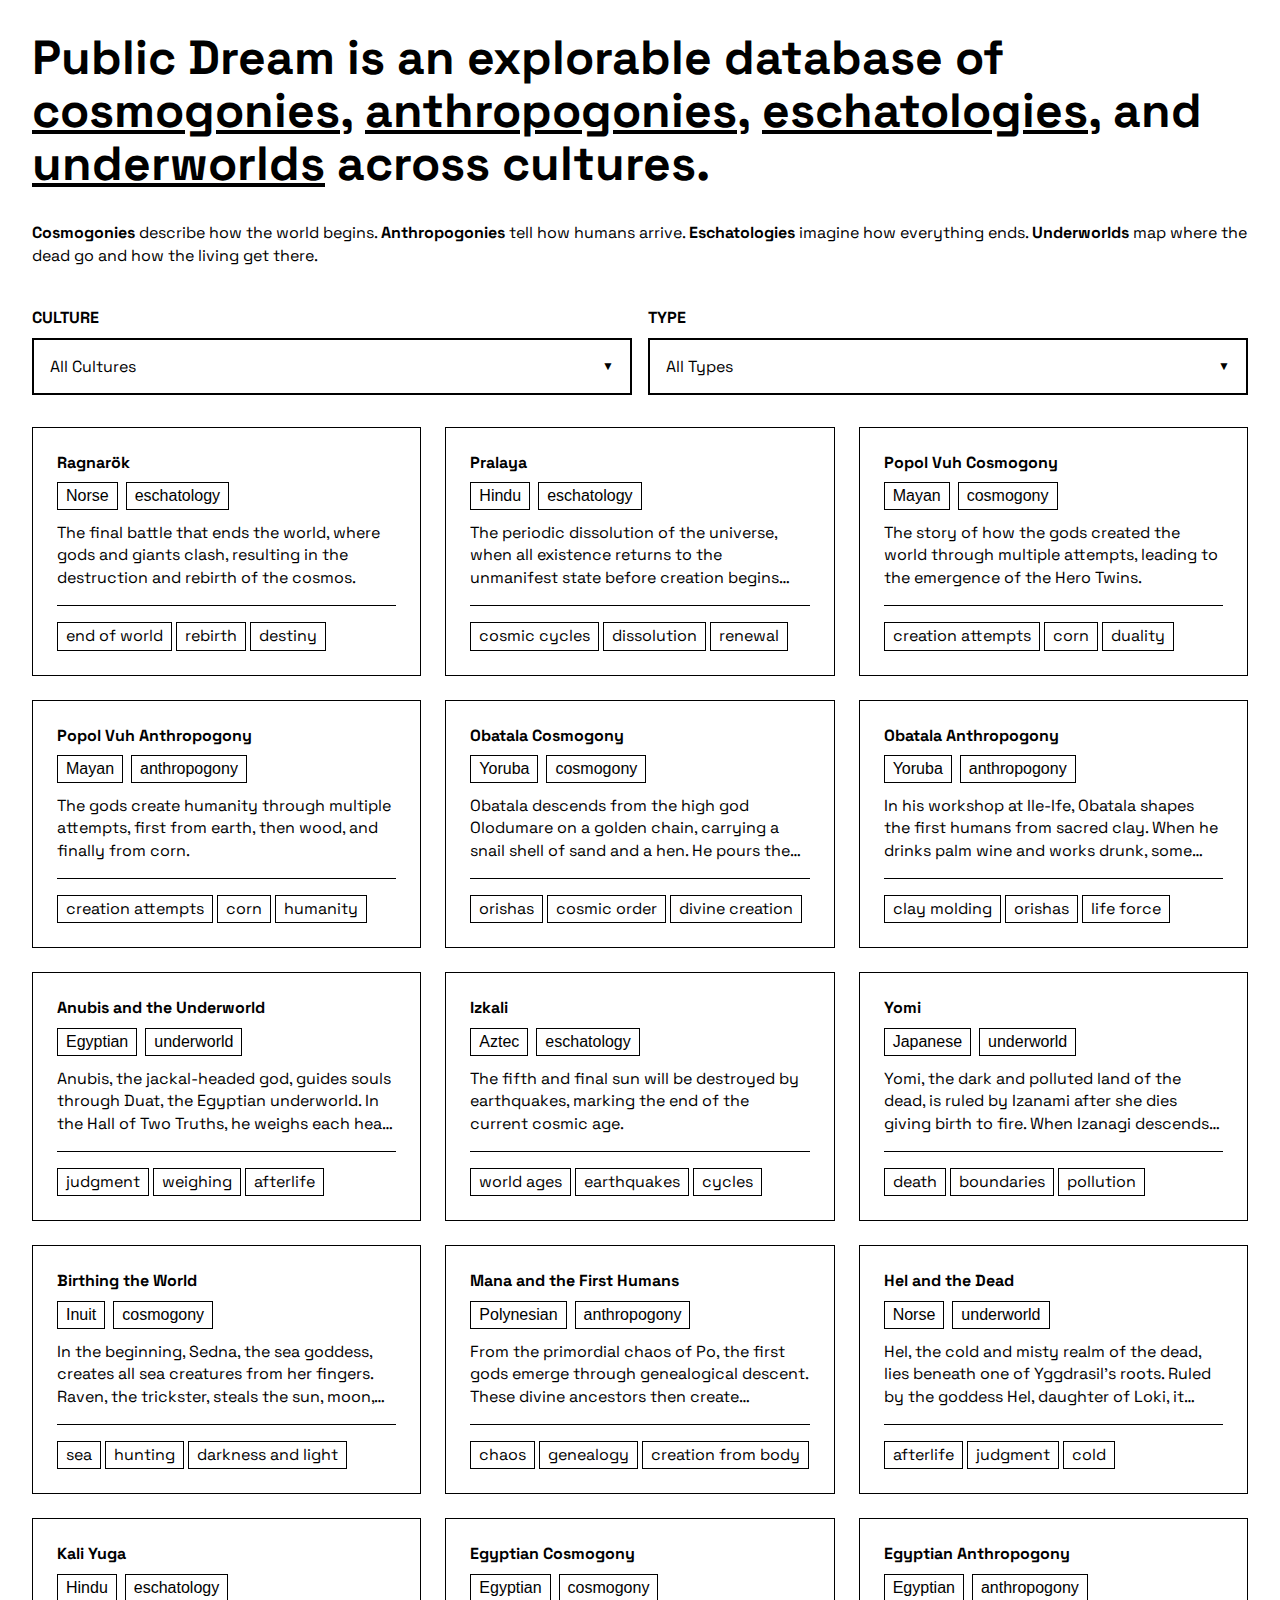
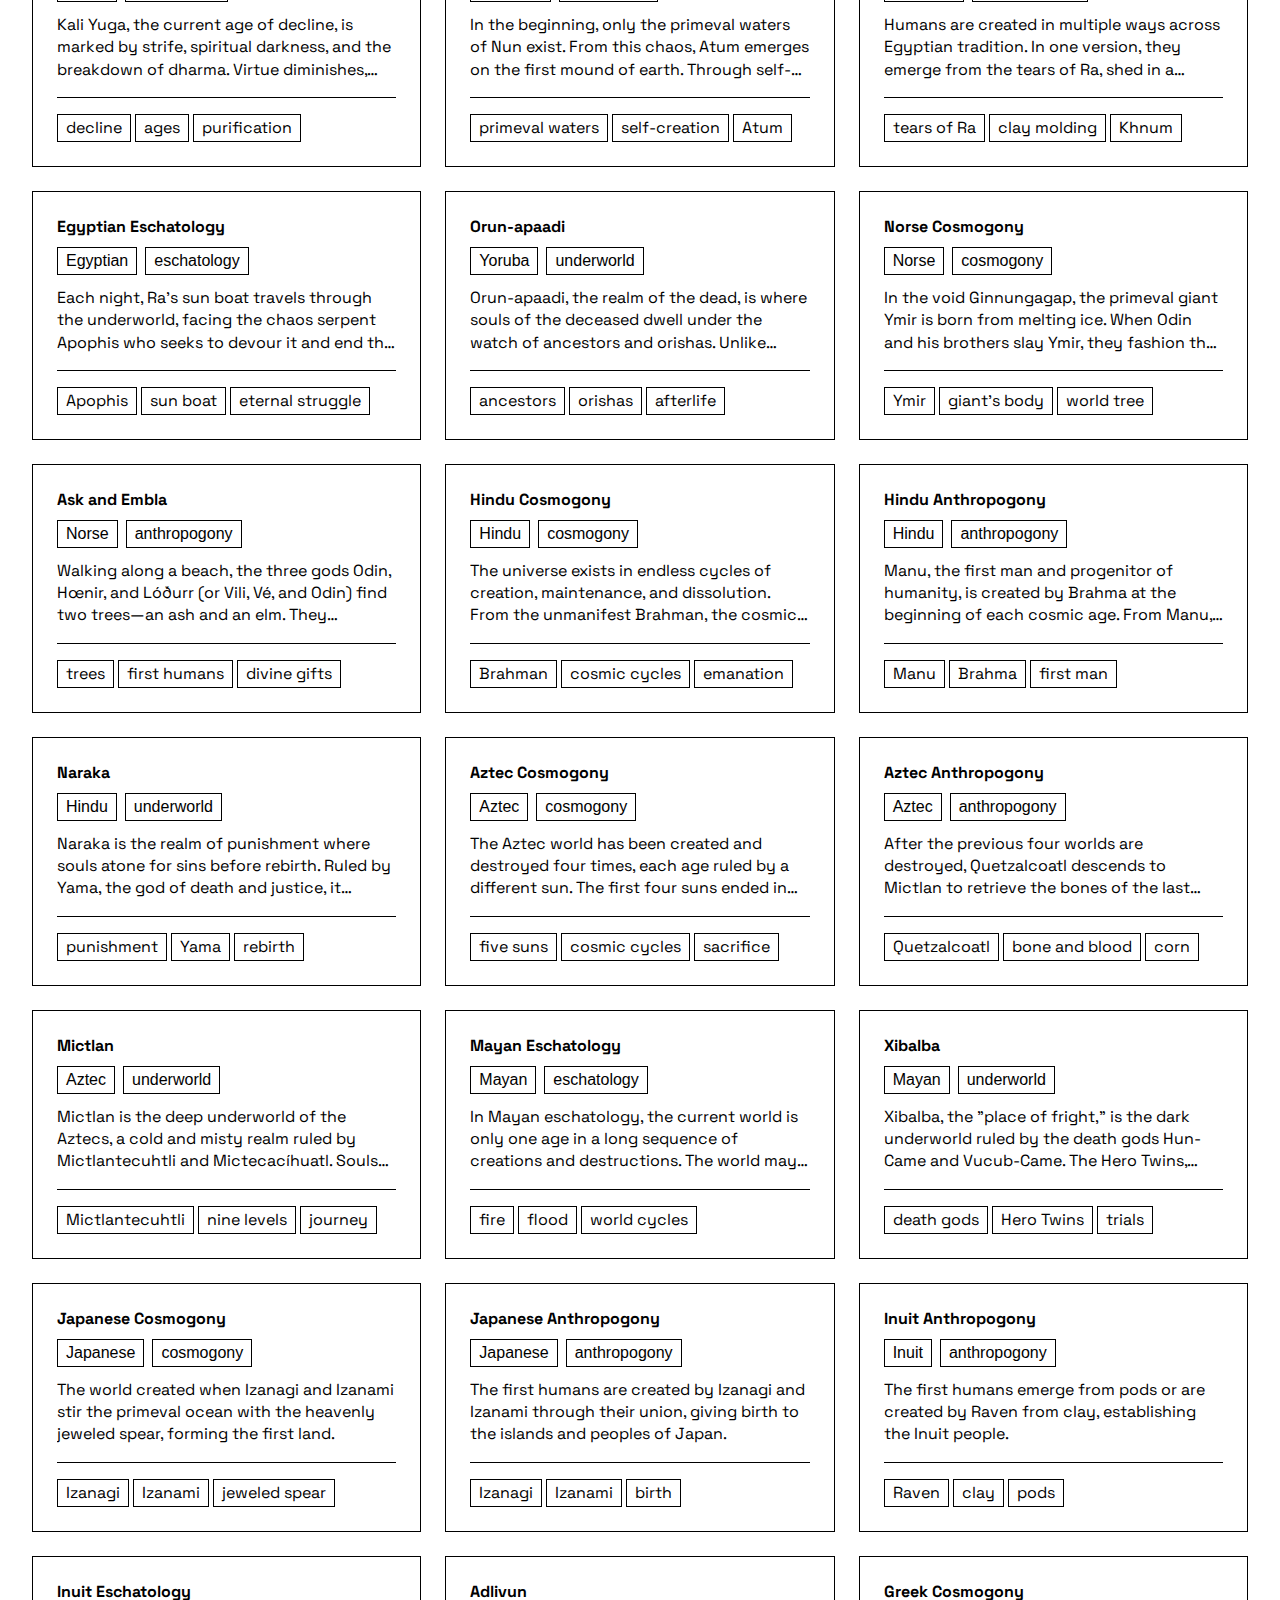
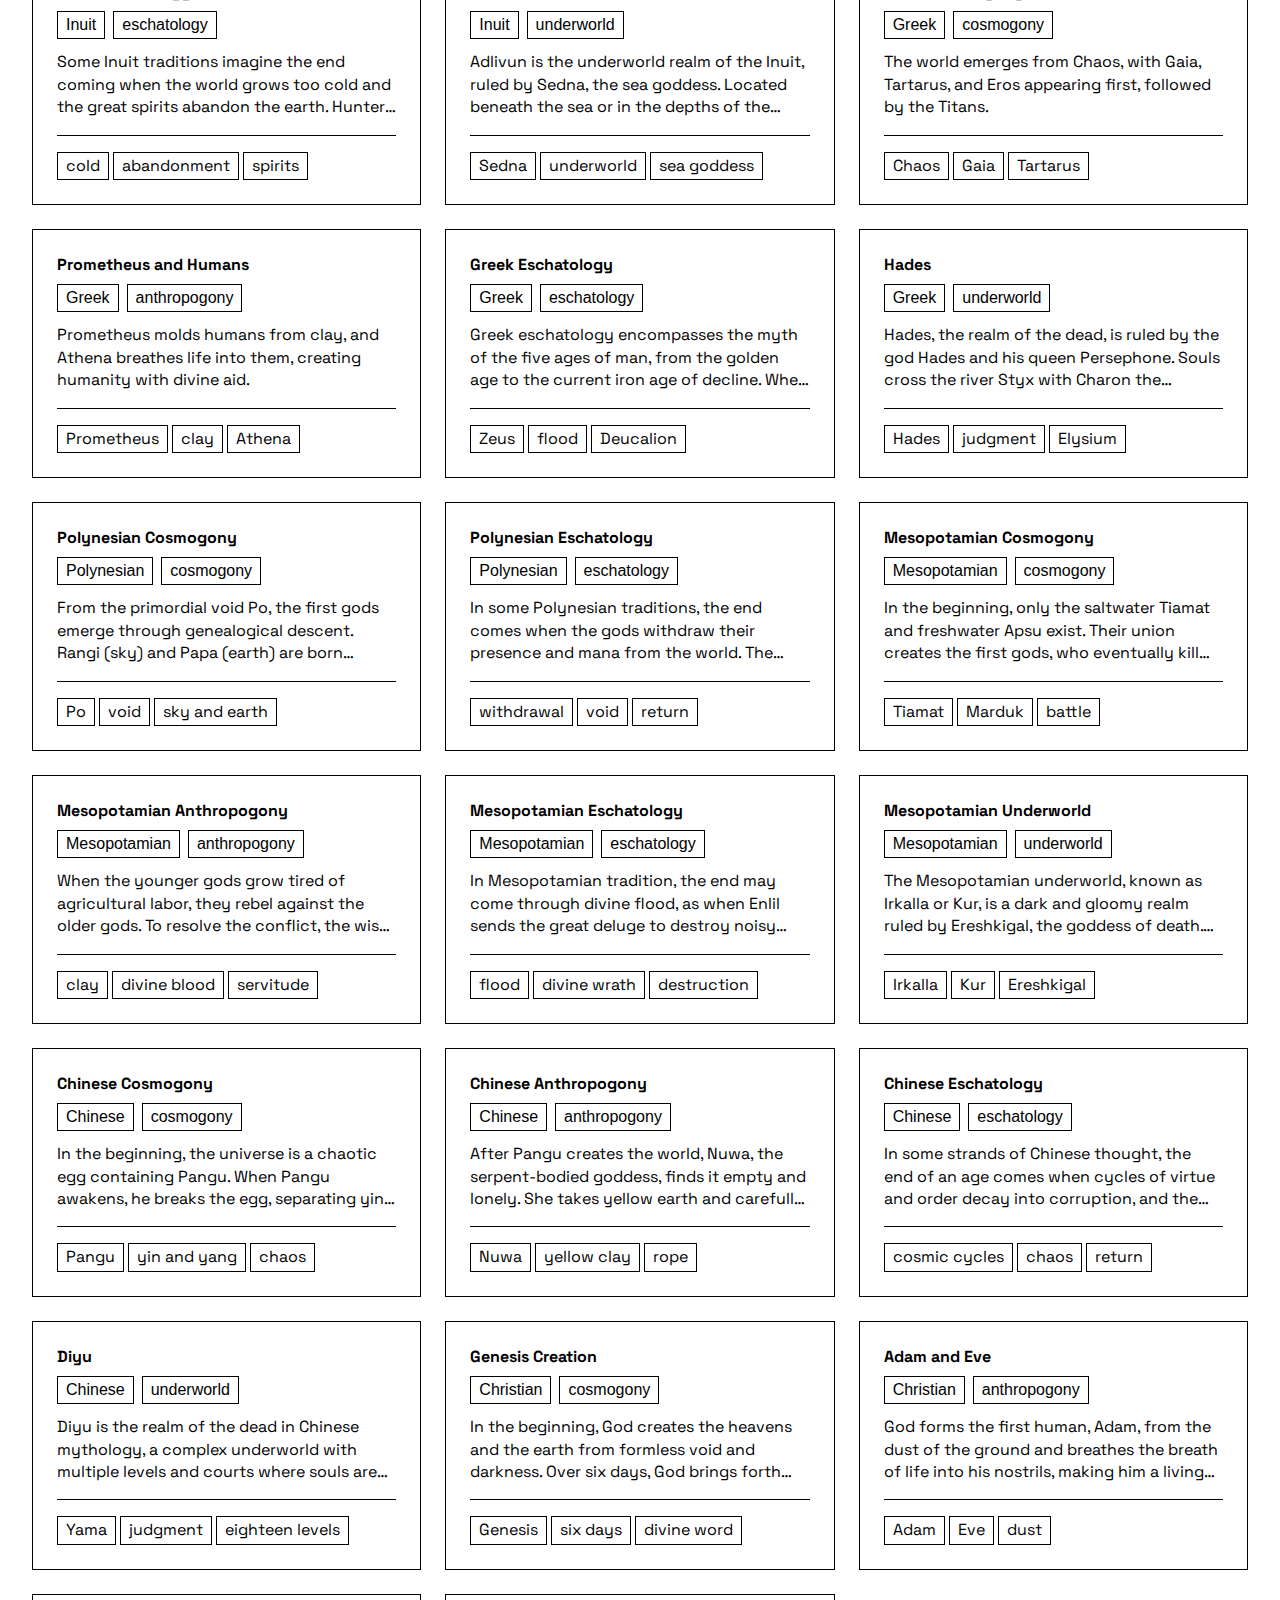
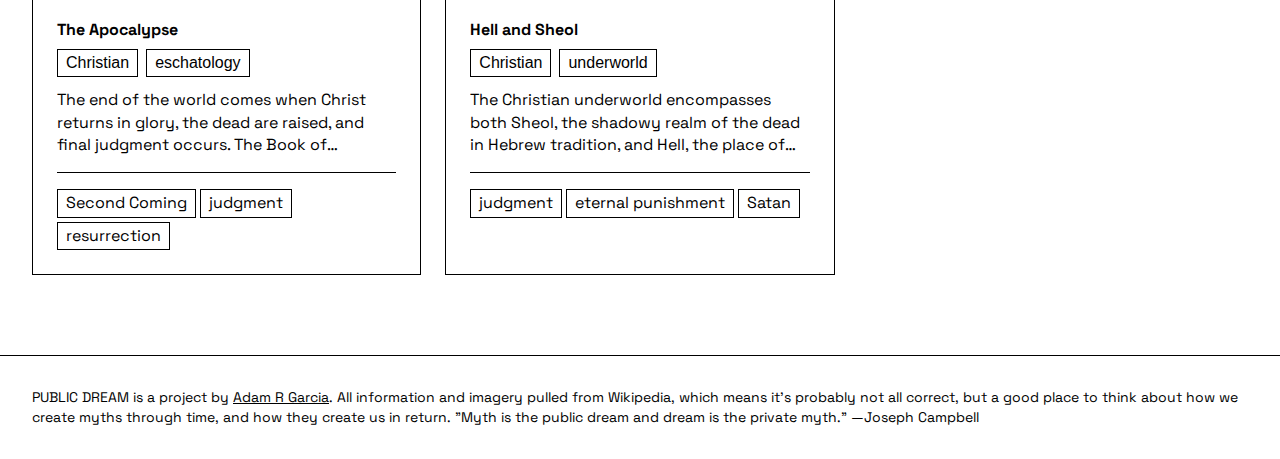
<file: index.html>
<!DOCTYPE html>
<html lang="en">
<head>
  <meta charset="UTF-8">
  <meta name="viewport" content="width=device-width, initial-scale=1.0">
  <title>MYTHS ARE THE PUBLIC DREAM.</title>
  <meta http-equiv="refresh" content="0; url=myths.html">
  <link rel="stylesheet" href="styles.css">
  <script>
    // Scrolling title text
    const titleText = "MYTHS ARE THE PUBLIC DREAM. ";
    let titleIndex = 0;
    function scrollTitle() {
      document.title = titleText.substring(titleIndex) + titleText.substring(0, titleIndex);
      titleIndex = (titleIndex + 1) % titleText.length;
    }
    setInterval(scrollTitle, 200);
    window.location.href = 'myths.html';
  </script>
</head>
<body>

  <footer class="site-footer">
    <p>
      PUBLIC DREAM is a project by
      <a href="https://adamrgarcia.studio" target="_blank" rel="noopener noreferrer" class="body-link">Adam R Garcia</a>.
      All information and imagery pulled from Wikipedia, which means it's probably not all correct, but a good place to think
      about how we create myths through time, and how they create us in return. "Myth is the public dream and dream is the private myth." —Joseph Campbell
    </p>
  </footer>
</body>
</html>
</file>
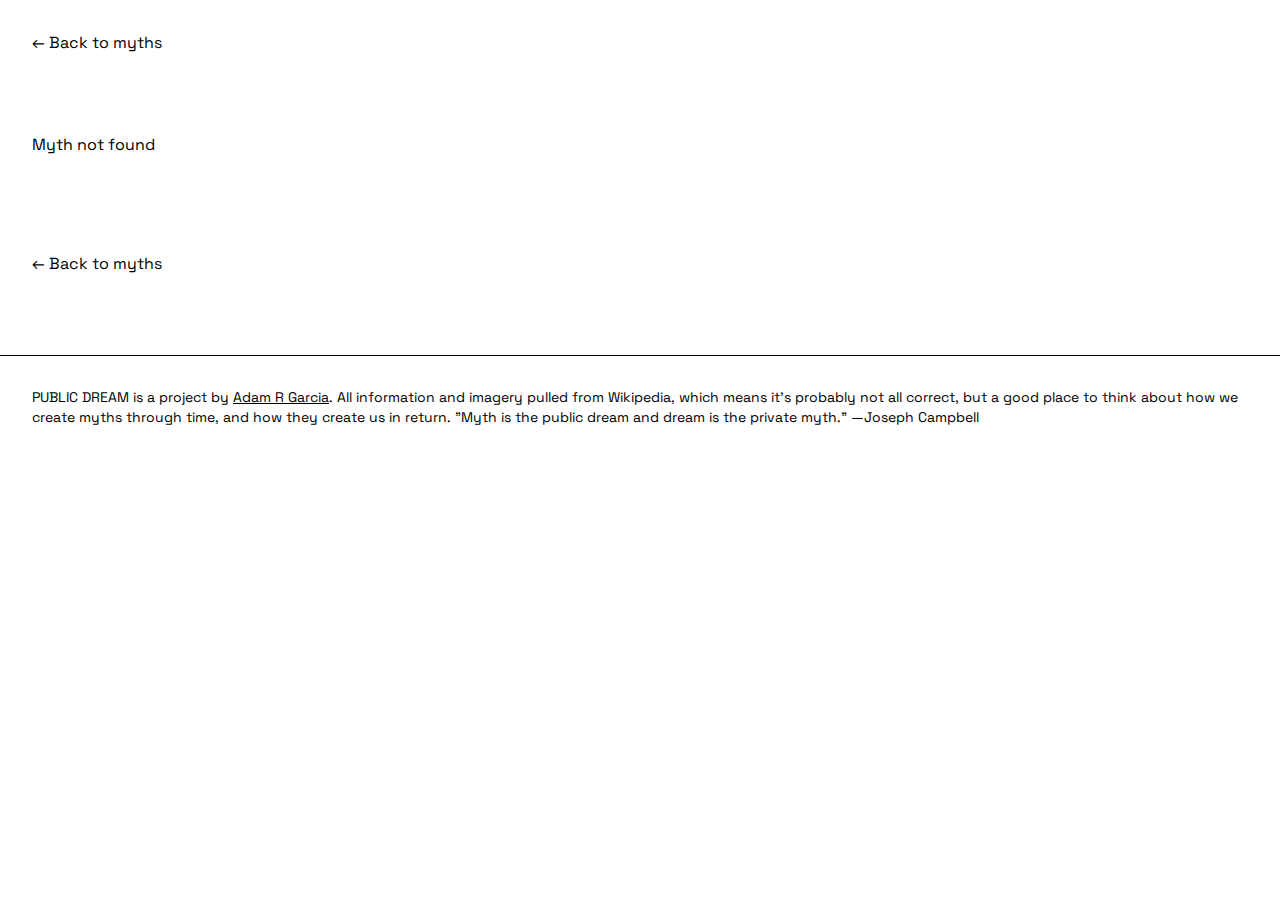
<file: detail.html>
<!DOCTYPE html>
<html lang="en">
<head>
  <meta charset="UTF-8">
  <meta name="viewport" content="width=device-width, initial-scale=1.0">
  <title>MYTHS ARE THE PUBLIC DREAM.</title>
  <link rel="stylesheet" href="styles.css">
  <script>
    // Scrolling title text
    const titleText = "MYTHS ARE THE PUBLIC DREAM. ";
    let titleIndex = 0;
    function scrollTitle() {
      document.title = titleText.substring(titleIndex) + titleText.substring(0, titleIndex);
      titleIndex = (titleIndex + 1) % titleText.length;
    }
    setInterval(scrollTitle, 200);
  </script>
</head>
<body>
  <main class="container">
    <a href="myths.html" class="back-link">← Back to myths</a>

    <article class="detail-article" id="mythDetail">
      <div class="loading">Loading...</div>
    </article>

    <a href="myths.html" class="back-link">← Back to myths</a>
  </main>

  <footer class="site-footer">
    <p>
      PUBLIC DREAM is a project by
      <a href="https://adamrgarcia.studio" target="_blank" rel="noopener noreferrer" class="body-link">Adam R Garcia</a>.
      All information and imagery pulled from Wikipedia, which means it's probably not all correct, but a good place to think
      about how we create myths through time, and how they create us in return. "Myth is the public dream and dream is the private myth." —Joseph Campbell
    </p>
  </footer>

  <script src="myths.js"></script>
  <script src="wiki.js"></script>
  <script>
    function renderMyth(myth, extract, imageUrl, imageCaption) {
      // Build a base description from our curated summary
      const summarySentences = myth.summary
        ? myth.summary.split(/[.!?]+/).filter(s => s.trim().length > 0)
        : [];
      const baseDescription = myth.summary || '';

      // Add extra context from Wikipedia extract to ensure rich descriptions
      const extractText = extract || '';
      const extractSentences = extractText.split(/[.!?]+/).filter(s => s.trim().length > 0);
      // Take up to 5 sentences from extract for richer content
      const extraSentences = extractSentences.slice(0, 5);
      const extraText = extraSentences.length > 0
        ? extraSentences.map(s => s.trim()).join('. ') + '.'
        : '';

      let description = extraText
        ? [baseDescription, extraText].filter(Boolean).join(' ')
        : baseDescription;

      // Clean up incomplete text patterns from Wikipedia extracts
      description = description
        // Remove incomplete parenthetical expressions like "(i. e", "(e. g", etc.
        .replace(/\(i\.\s*e\s*$/i, '')
        .replace(/\(e\.\s*g\s*$/i, '')
        .replace(/\([^)]*$/g, '') // Remove any incomplete parentheses at the end
        // Remove incomplete abbreviations at the end
        .replace(/\s+[a-z]\.\s*$/i, '')
        // Clean up trailing whitespace and punctuation issues
        .trim()
        .replace(/\s+\.$/, '.') // Fix " ." to "."
        .replace(/\s+,\s*$/, '') // Remove trailing comma
        .replace(/\s+$/g, '') // Remove trailing whitespace
        // Ensure it ends with a period
        .replace(/[.!?]*$/, '') + '.';

      // Get related myths
      const relatedMyths = getRelatedMyths(myth);

      // Wikipedia article URL used for image click-through and caption
      const wikipediaUrl = `https://en.wikipedia.org/wiki/${encodeURIComponent(myth.wikipediaTitle)}`;

      // Custom image caption for specific myths
      let finalImageCaption = imageCaption;
      if (myth.slug === 'christian-underworld' && imageUrl) {
        finalImageCaption = "A detail from Hieronymus Bosch's depiction of Hell (16th century).";
      }
      if (myth.slug === 'christian-eschatology' && imageUrl) {
        finalImageCaption = "Revelation 13:16–14:4 on Papyrus 47 (recto; c. 250 AD).";
      }
      if (myth.slug === 'christian-cosmogony' && imageUrl) {
        finalImageCaption = "The Creation (1896–1902), by James Tissot.";
      }
      if (myth.slug === 'christian-anthropogony' && imageUrl) {
        finalImageCaption = "The Fall of Man by Peter Paul Rubens, 1628–29.";
      }
      if (myth.slug === 'izkali' && imageUrl) {
        finalImageCaption = "The Aztec Sun Stone, currently displayed at the National Anthropology Museum in Mexico City. Basalt, created sometime between 1502 and 1520.";
      }
      if (myth.slug === 'aztec-anthropogony' && imageUrl) {
        finalImageCaption = "Mictlantecuhtli (left), god of death, the lord of the Underworld and Quetzalcoatl (right), god of wisdom, life, knowledge, morning star, patron of the winds and light, the lord of the West. Together they symbolize life and death.";
      }
      if (myth.slug === 'aztec-cosmogony' && imageUrl) {
        finalImageCaption = "The Aztec Sun Stone, currently displayed at the National Anthropology Museum in Mexico City. Basalt, created sometime between 1502 and 1520.";
      }
      if (myth.slug === 'chinese-eschatology' && imageUrl) {
        finalImageCaption = "Nine Dragons, handscroll section, by Chen Rong, AD 1244, Song dynasty, Museum of Fine Arts, Boston.";
      }
      if (myth.slug === 'anubis-underworld' && imageUrl) {
        finalImageCaption = "The 'Weighing of the Heart' from the Book of the Dead from the Papyrus of Hunefer, dated to the 19th Dynasty around 1275 BCE. The deceased Hunefer is taken into the judgment hall by the deity Anubis, who weighs a portion of Hunefer's soul, represented by his heart. This ritual is completed with Ammit the Devourer awaiting the result. Next, the triumphant Hunefer, having passed the test, is presented by the falcon-headed Horus to Osiris, seated in his shrine with Isis, Nephthys and the four sons of Horus.";
      }
      if (myth.slug === 'egyptian-anthropogony' && imageUrl) {
        finalImageCaption = "The Egyptian god Khnum was usually depicted with the head of a ram.";
      }
      if (myth.slug === 'greek-cosmogony' && imageUrl) {
        finalImageCaption = "Chaos painting by George Frederic Watts.";
      }
      if (myth.slug === 'greek-anthropogony' && imageUrl) {
        finalImageCaption = "Prometheus tortured by the eagle (black-figure kylix, 560-550 BC, Vatican Museums).";
      }
      if (myth.slug === 'greek-eschatology' && imageUrl) {
        finalImageCaption = "Zeus holding a thunderbolt. Zeus de Smyrne, discovered in Smyrna in 1680.";
      }
      if (myth.slug === 'greek-underworld' && imageUrl) {
        finalImageCaption = "Hades (Pluton) depicted sitting on the left holding a bident in his left hand, next to Persephone (Proserpina), with Cerberus (Kerberos).";
      }

      // Render the detail page
      document.getElementById('mythDetail').innerHTML = `
        <header class="detail-header">
          <h1 class="detail-title">${myth.title}</h1>
          <div class="detail-meta">
            <button class="detail-tag detail-tag-button" data-culture="${myth.culture}">${myth.culture}</button>
            <button class="detail-tag detail-tag-button" data-type="${myth.type}">${myth.type}</button>
          </div>
          ${myth.themes.length > 0 ? `
            <div class="detail-themes">
              ${myth.themes.map(theme => `
                <span class="detail-theme">${theme}</span>
              `).join('')}
            </div>
          ` : ''}
        </header>

        <section class="detail-section">
          <h2 class="detail-section-title">Description</h2>
          <div class="detail-section-content">
            ${description} <span class="source-caption"><a href="https://en.wikipedia.org/wiki/${encodeURIComponent(myth.wikipediaTitle)}" target="_blank" rel="noopener noreferrer" class="source-caption-link">Source</a></span>
          </div>
          ${imageUrl ? `
            <a href="${wikipediaUrl}" target="_blank" rel="noopener noreferrer">
              <img src="${imageUrl}" alt="${myth.title}" class="myth-image">
            </a>
            <p class="myth-image-caption">${finalImageCaption || `Image from the Wikipedia article on ${myth.wikipediaTitle}`}</p>
          ` : ''}
        </section>

        ${relatedMyths.length > 0 ? `
          <section class="related-section">
            <h2 class="related-title">Related Myths</h2>
            <div class="related-grid">
              ${relatedMyths.map(related => `
                <a href="detail.html?slug=${related.slug}" class="related-card">
                  <h3 class="related-card-title">${related.title}</h3>
                  <div class="related-card-meta">
                    <span>${related.culture}</span>
                    <span>•</span>
                    <span>${related.type}</span>
                  </div>
                  <p class="related-card-summary">${related.summary}</p>
                </a>
              `).join('')}
            </div>
          </section>
        ` : ''}
      `;

      // Update page title
      document.title = myth.title;
    }

    async function loadMythDetail() {
      const params = new URLSearchParams(window.location.search);
      const slug = params.get('slug');

      if (!slug) {
        document.getElementById('mythDetail').innerHTML = '<div class="empty-state">Myth not found</div>';
        return;
      }

      const myth = getMythBySlug(slug);

      if (!myth) {
        document.getElementById('mythDetail').innerHTML = '<div class="empty-state">Myth not found</div>';
        return;
      }

      // Make metadata tags clickable to cross-reference back to myths list
      document.addEventListener('click', (event) => {
        const target = event.target;
        if (target.classList && target.classList.contains('detail-tag-button')) {
          if (target.dataset.culture) {
            window.location.href = `myths.html?culture=${encodeURIComponent(target.dataset.culture)}`;
          }
          if (target.dataset.type) {
            window.location.href = `myths.html?type=${encodeURIComponent(target.dataset.type)}`;
          }
        }
      });

      // Set body background based on myth type
      if (myth.type) {
        document.body.setAttribute('data-type', myth.type);
      }

      // Render immediately with myth data (don't wait for Wikipedia)
      renderMyth(myth, null, null, null);

      // Fetch Wikipedia extract (with image) in the background and update when ready
      // Try to get more comprehensive content plus a lead image
      getWikipediaExtractWithImage(myth.wikipediaTitle).then(result => {
        let extract = result?.extract || null;
        let imageUrl = result?.imageUrl || null;
        let imageCaption = result?.imageCaption || null;

        // Custom image URL for Greek Underworld
        if (myth.slug === 'greek-underworld') {
          // Fetch the specific image "Aidoneus_&_Persephone.png" from Wikimedia Commons
          fetch(`https://en.wikipedia.org/w/api.php?action=query&titles=File:Aidoneus_%26_Persephone.png&prop=imageinfo&iiprop=url&iiurlwidth=600&format=json&origin=*`)
            .then(response => response.json())
            .then(data => {
              const pages = data.query?.pages;
              if (pages) {
                const pageId = Object.keys(pages)[0];
                const page = pages[pageId];
                const fileUrl = page?.imageinfo?.[0]?.thumburl || page?.imageinfo?.[0]?.url;
                if (fileUrl) {
                  imageUrl = fileUrl;
                  renderMyth(myth, extract, imageUrl, imageCaption);
                }
              }
            })
            .catch(() => {
              // Fallback to default image if fetch fails
            });
          // Render with extract even if image hasn't loaded yet
          if (extract) {
            renderMyth(myth, extract, imageUrl, imageCaption);
          }
          // Skip culture mythology fallback for Greek Underworld since we're using a custom image
        } else if (myth.slug === 'greek-cosmogony') {
          // Fetch the specific Chaos painting image from Wikimedia Commons
          fetch(`https://en.wikipedia.org/w/api.php?action=query&titles=File:Assistants_and_George_Frederic_Watts_-_Chaos_-_Google_Art_Project.jpg&prop=imageinfo&iiprop=url&iiurlwidth=600&format=json&origin=*`)
            .then(response => response.json())
            .then(data => {
              const pages = data.query?.pages;
              if (pages) {
                const pageId = Object.keys(pages)[0];
                const page = pages[pageId];
                const fileUrl = page?.imageinfo?.[0]?.thumburl || page?.imageinfo?.[0]?.url;
                if (fileUrl) {
                  imageUrl = fileUrl;
                  renderMyth(myth, extract, imageUrl, imageCaption);
                }
              }
            })
            .catch(() => {
              // Fallback to default image if fetch fails
            });
          // Render with extract even if image hasn't loaded yet
          if (extract) {
            renderMyth(myth, extract, imageUrl, imageCaption);
          }
          // Skip culture mythology fallback for Greek Cosmogony since we're using a custom image
        } else if (myth.slug === 'greek-eschatology') {
          // Fetch the specific Zeus de Smyrne image from Wikimedia Commons
          // Try to find the Zeus statue image - we'll search for common Zeus statue filenames
          fetch(`https://en.wikipedia.org/w/api.php?action=query&titles=File:Zeus_de_Smyrne.jpg&prop=imageinfo&iiprop=url&iiurlwidth=600&format=json&origin=*`)
            .then(response => response.json())
            .then(data => {
              const pages = data.query?.pages;
              if (pages) {
                const pageId = Object.keys(pages)[0];
                const page = pages[pageId];
                // Check if page exists (not -1 which means missing)
                if (pageId !== '-1') {
                  const fileUrl = page?.imageinfo?.[0]?.thumburl || page?.imageinfo?.[0]?.url;
                  if (fileUrl) {
                    imageUrl = fileUrl;
                    renderMyth(myth, extract, imageUrl, imageCaption);
                  }
                }
              }
            })
            .catch(() => {
              // Fallback to default image if fetch fails
            });
          // Render with extract even if image hasn't loaded yet
          if (extract) {
            renderMyth(myth, extract, imageUrl, imageCaption);
          }
          // Skip culture mythology fallback for Greek Eschatology since we're using a custom image
        } else if (!imageUrl && myth.culture) {
          // If no image from main page, try culture mythology page as fallback
          const culturePage = `${myth.culture} mythology`;
          getWikipediaExtractWithImage(culturePage).then(cultureResult => {
            if (cultureResult?.imageUrl) {
              imageUrl = cultureResult.imageUrl;
              imageCaption = cultureResult.imageCaption || null;
              renderMyth(myth, extract, imageUrl, imageCaption);
            }
          }).catch(() => {});
        }

        if (extract || imageUrl) {
          renderMyth(myth, extract, imageUrl, imageCaption);
        }

        // Also try to fetch related content if available (e.g., culture mythology page)
        if (myth.culture && extract) {
          const culturePage = `${myth.culture} mythology`;
          getWikipediaExtract(culturePage).then(cultureExtract => {
            if (cultureExtract && extract) {
              const combined = extract + '\n\n' + cultureExtract.substring(0, 1000);
              renderMyth(myth, combined, imageUrl, imageCaption);
            }
          }).catch(() => {
            // Silently fail if culture page doesn't exist
          });
        }

        // For Greek eschatology, also fetch content from Deucalion and Ages of Man pages
        if (myth.slug === 'greek-eschatology') {
          Promise.all([
            getWikipediaExtract('Deucalion'),
            getWikipediaExtract('Ages of Man')
          ]).then(([deucalionExtract, agesExtract]) => {
            let additionalContent = '';
            if (deucalionExtract) {
              additionalContent += '\n\n' + deucalionExtract.substring(0, 800);
            }
            if (agesExtract) {
              additionalContent += '\n\n' + agesExtract.substring(0, 800);
            }
            if (additionalContent && extract) {
              const combined = extract + additionalContent;
              renderMyth(myth, combined, imageUrl, imageCaption);
            }
          }).catch(() => {
            // Silently fail if related pages don't exist
          });
        }
      });
    }

    loadMythDetail();
  </script>
</body>
</html>
</file>
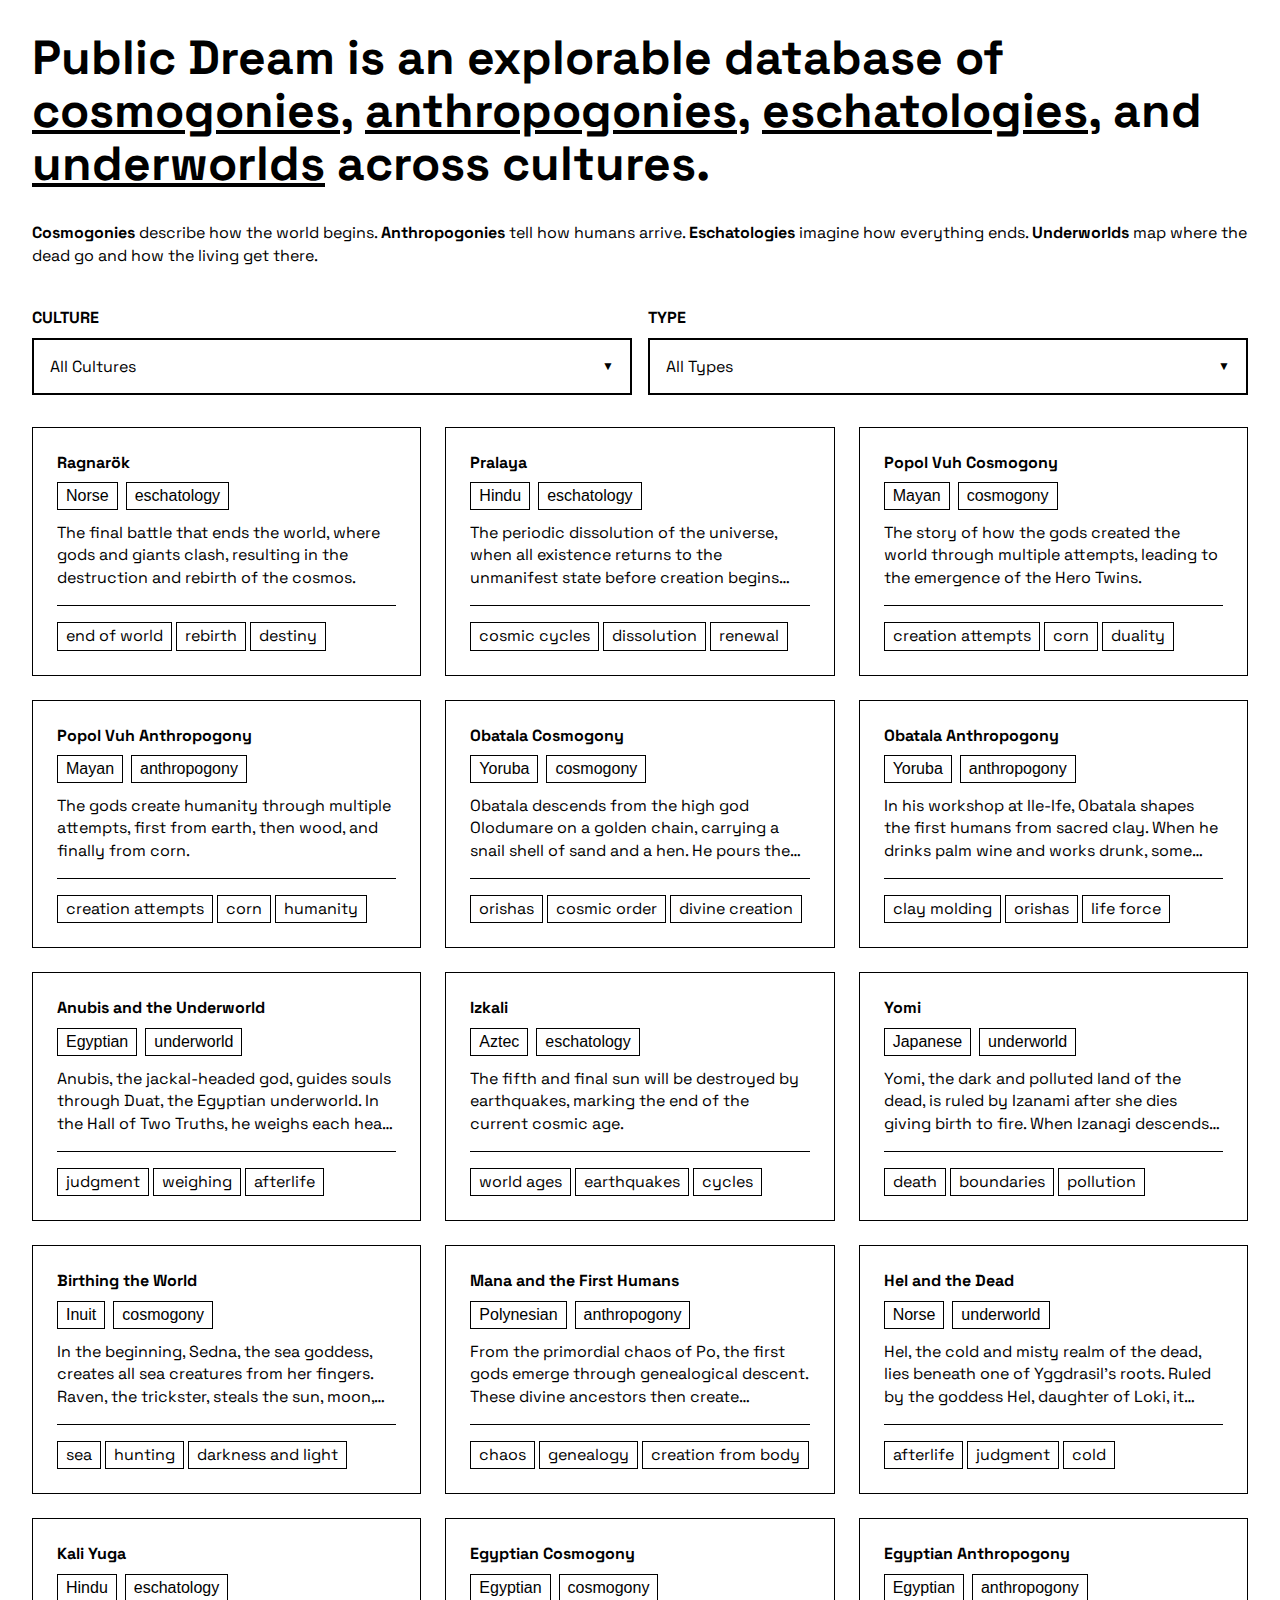
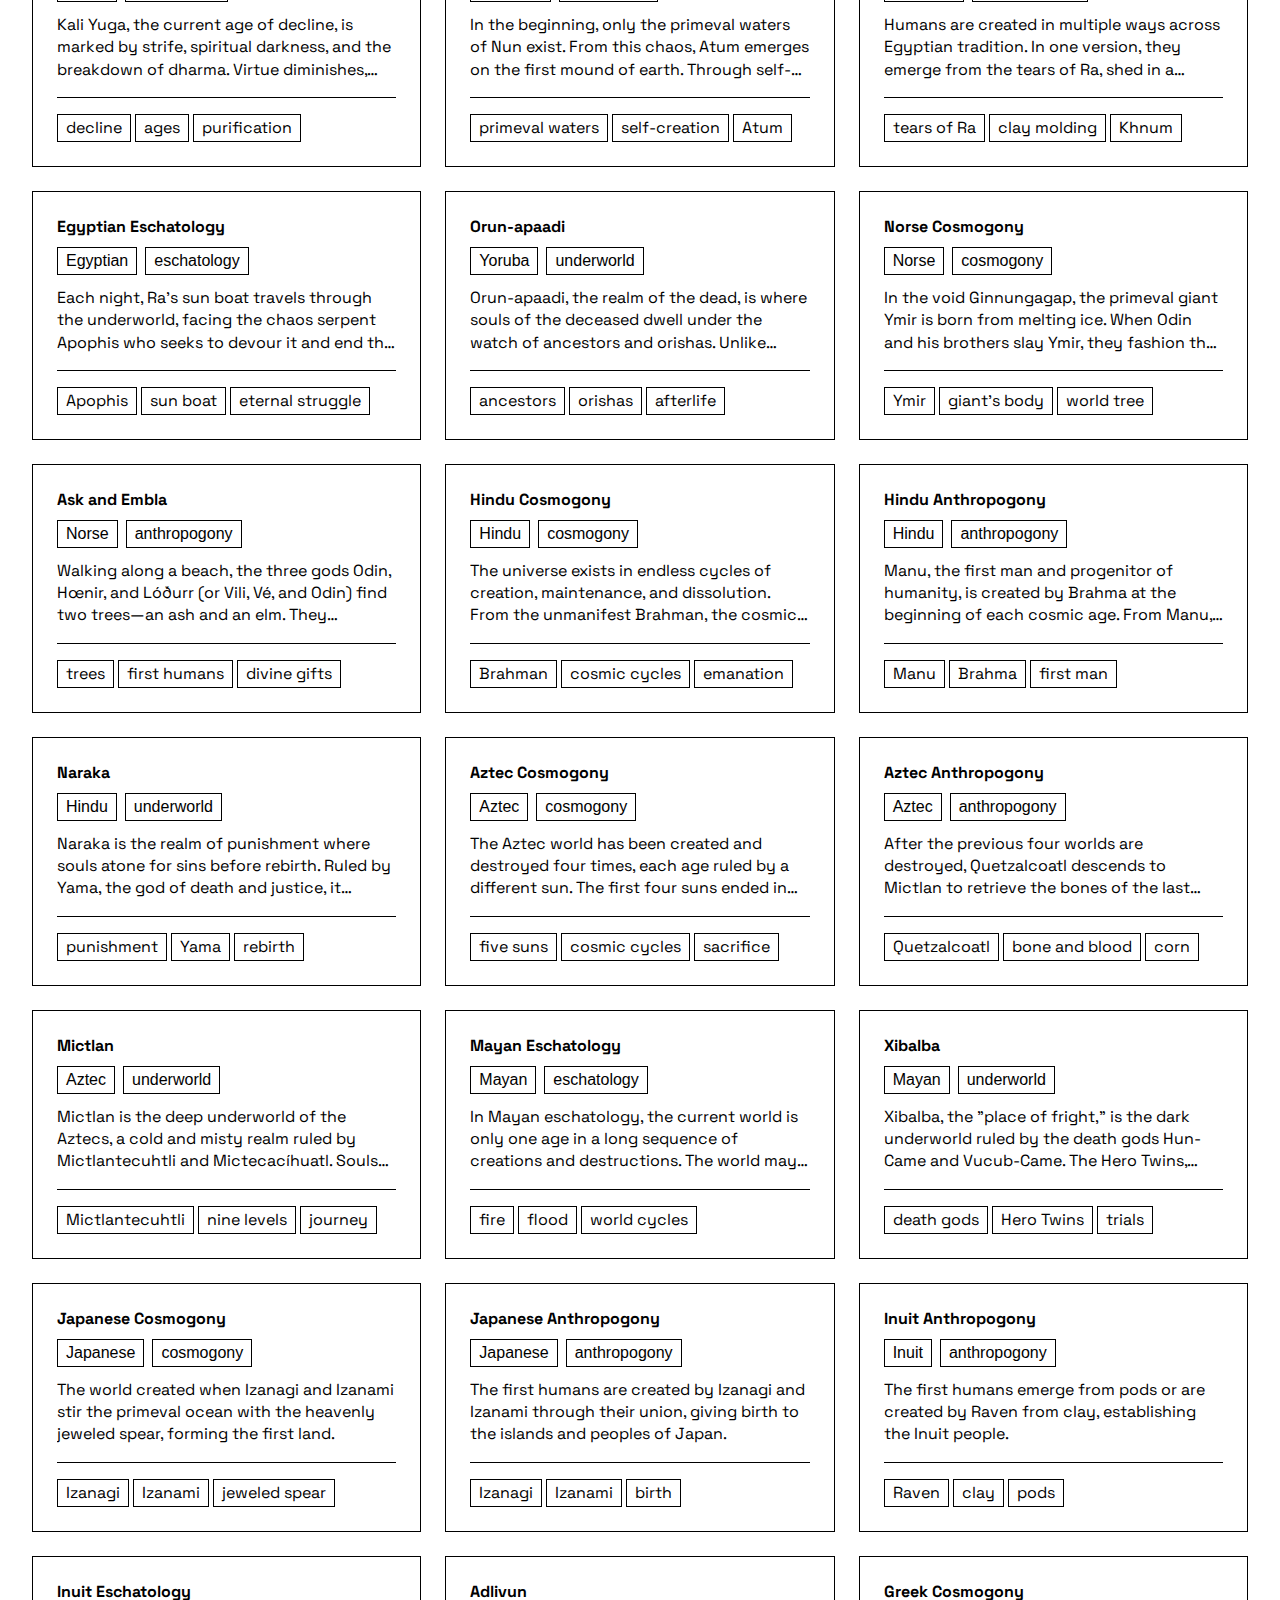
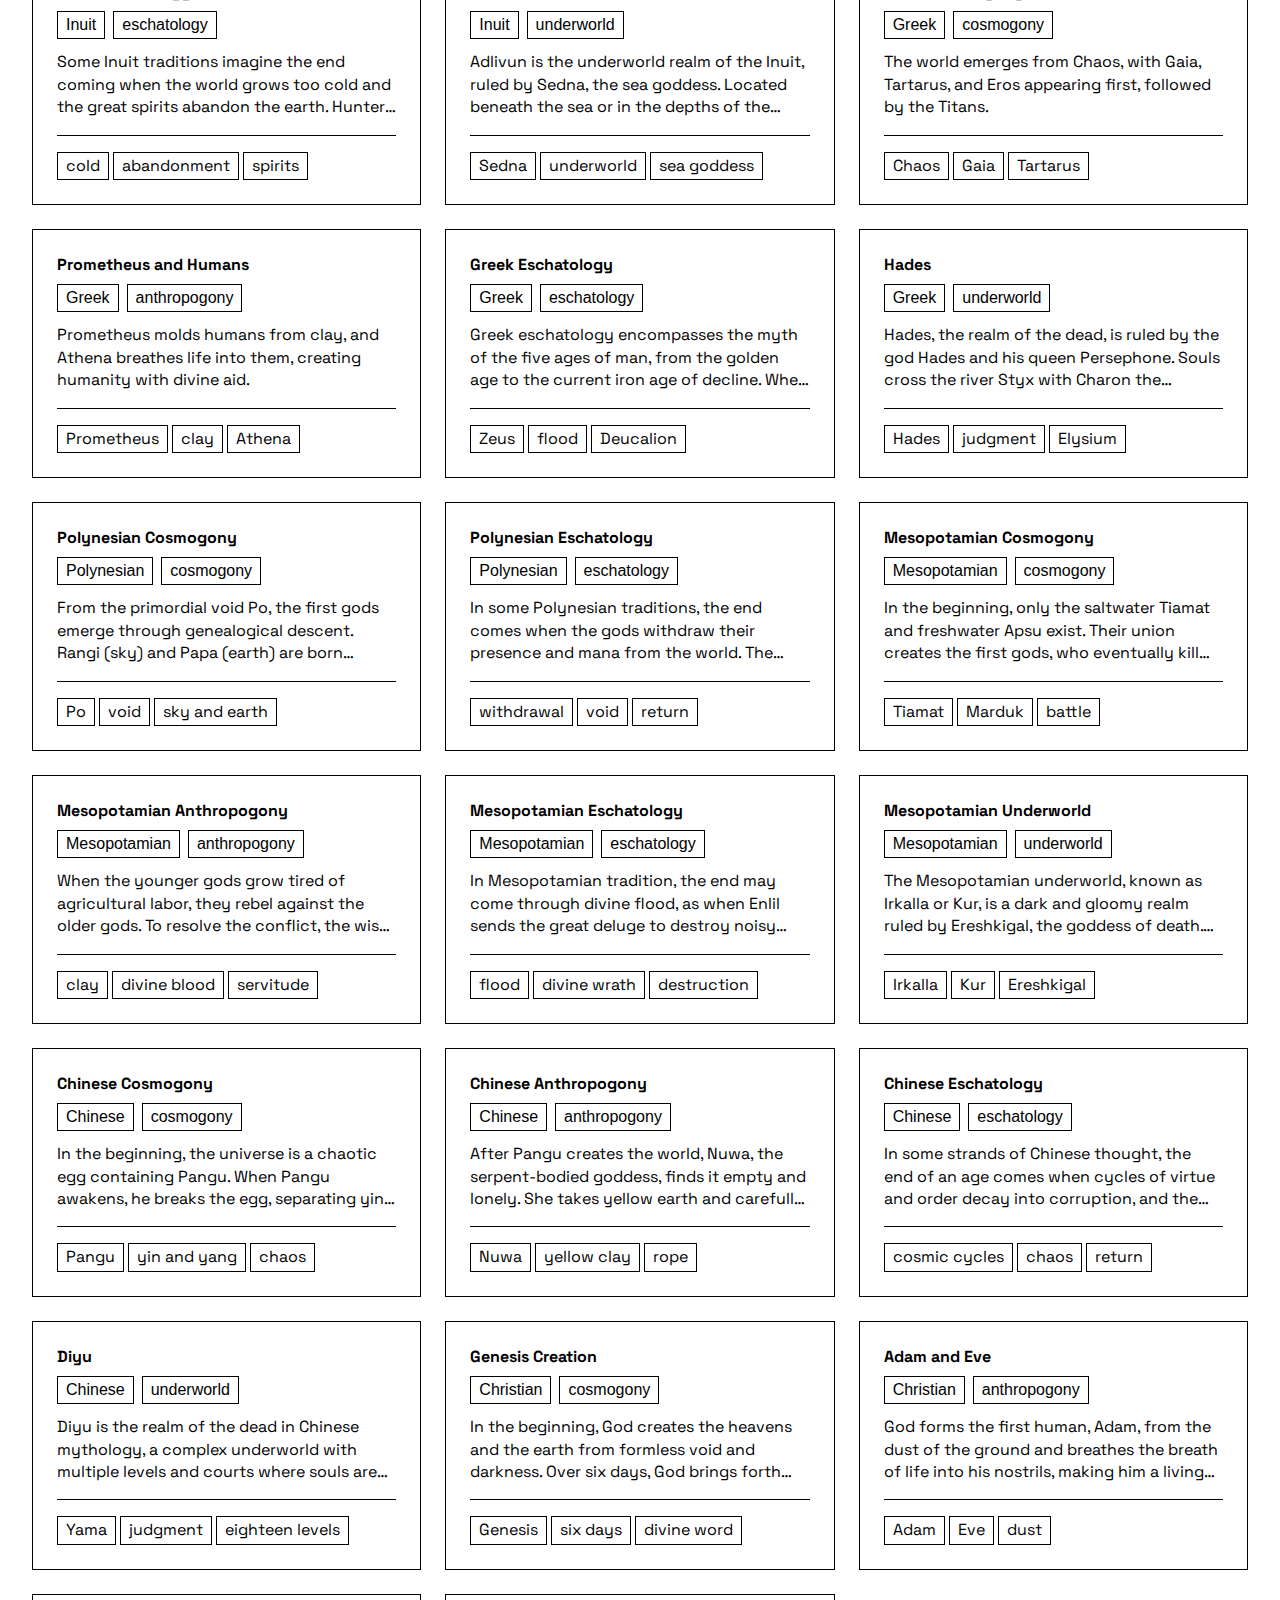
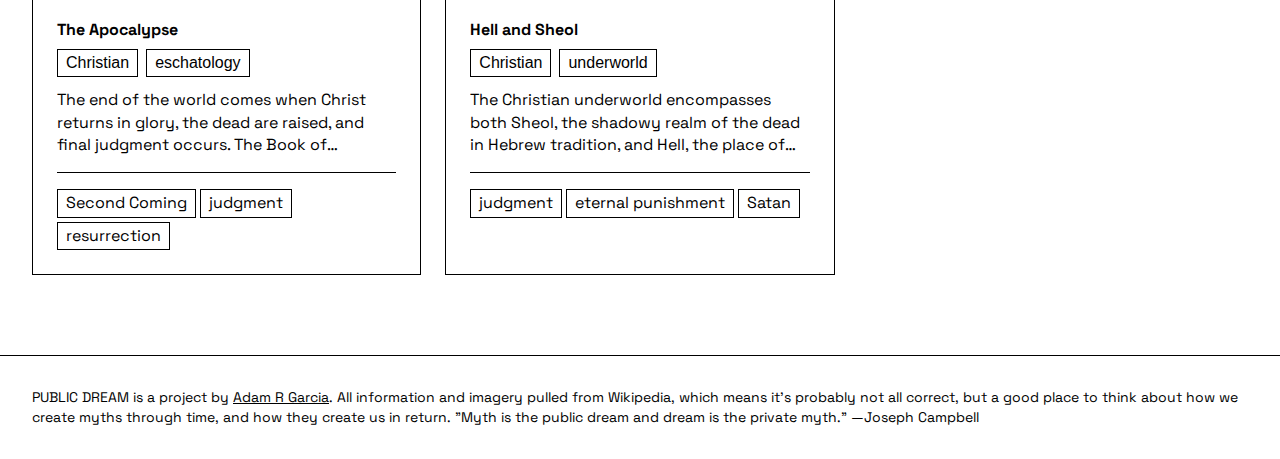
<file: myths.html>
<!DOCTYPE html>
<html lang="en">
<head>
  <meta charset="UTF-8">
  <meta name="viewport" content="width=device-width, initial-scale=1.0">
  <title>Myths</title>
  <link rel="stylesheet" href="styles.css">
</head>
<body>
  <main class="container">
    <div class="key-sentence">Public Dream is an explorable database of <a href="?type=cosmogony" class="body-link">cosmogonies</a>, <a href="?type=anthropogony" class="body-link">anthropogonies</a>, <a href="?type=eschatology" class="body-link">eschatologies</a>, and <a href="?type=underworld" class="body-link">underworlds</a> across cultures.</div>
    
    </header>

    <section class="sections-description">
      <p><strong>Cosmogonies</strong> describe how the world begins. <strong>Anthropogonies</strong> tell how humans arrive. 
    <strong>Eschatologies</strong> imagine how everything ends. <strong>Underworlds</strong> map where the dead go and how the living get there.</p>
     
    <p></p>
    <p></p>

    </section>

    <div class="filters">
      <div class="filter-group" style="min-width: 12rem;">
        <label for="culture" class="filter-label">Culture</label>
        <div class="dropdown" id="cultureDropdown">
          <button type="button" class="dropdown-toggle" id="cultureToggle">All Cultures</button>
          <div class="dropdown-menu" id="cultureMenu"></div>
        </div>
      </div>

      <div class="filter-group" style="min-width: 12rem;">
        <label for="type" class="filter-label">Type</label>
        <div class="dropdown" id="typeDropdown">
          <button type="button" class="dropdown-toggle" id="typeToggle">All Types</button>
          <div class="dropdown-menu" id="typeMenu">
            <!-- Type options will be wired via JS -->
          </div>
        </div>
      </div>
    </div>

    <div class="myths-grid" id="mythsGrid">
      <!-- Myths will be rendered here -->
    </div>

    <div id="emptyState" class="empty-state" style="display: none;">
      No myths found matching your filters.
    </div>
  </main>

  <footer class="site-footer">
    <p>
      PUBLIC DREAM is a project by
      <a href="https://adamrgarcia.studio" target="_blank" rel="noopener noreferrer" class="body-link">Adam R Garcia</a>.
      All information and imagery pulled from Wikipedia, which means it's probably not all correct, but a good place to think
      about how we create myths through time, and how they create us in return. "Myth is the public dream and dream is the private myth." —Joseph Campbell
    </p>
  </footer>

  <script src="myths.js"></script>
  <script>
    let filteredMyths = [...myths];
    const cultures = [...new Set(myths.map(m => m.culture))].sort();

    // State for current filters
    let selectedCulture = '';
    let selectedType = '';

    // Check for URL parameters
    const params = new URLSearchParams(window.location.search);
    const cultureParam = params.get('culture');
    const typeParam = params.get('type');
    if (cultureParam) {
      selectedCulture = cultureParam;
    }
    if (typeParam) {
      selectedType = typeParam;
    }

    // Populate culture dropdown
    const cultureMenu = document.getElementById('cultureMenu');
    const cultureToggle = document.getElementById('cultureToggle');

    function setCulture(value, label) {
      selectedCulture = value;
      cultureToggle.textContent = label;
      filterMyths();
    }

    // "All Cultures" option
    const allCulturesItem = document.createElement('button');
    allCulturesItem.type = 'button';
    allCulturesItem.className = 'dropdown-item';
    allCulturesItem.textContent = 'All Cultures';
    allCulturesItem.onclick = () => setCulture('', 'All Cultures');
    cultureMenu.appendChild(allCulturesItem);

    cultures.forEach(culture => {
      const btn = document.createElement('button');
      btn.type = 'button';
      btn.className = 'dropdown-item';
      btn.textContent = culture;
      btn.onclick = () => setCulture(culture, culture);
      cultureMenu.appendChild(btn);
    });

    // Populate type dropdown
    const typeMenu = document.getElementById('typeMenu');
    const typeToggle = document.getElementById('typeToggle');

    function setType(value, label) {
      selectedType = value;
      typeToggle.textContent = label;
      filterMyths();
    }

    const typeOptions = [
      { value: '', label: 'All Types' },
      { value: 'cosmogony', label: 'Cosmogony' },
      { value: 'anthropogony', label: 'Anthropogony' },
      { value: 'eschatology', label: 'Eschatology' },
      { value: 'underworld', label: 'Underworld' },
    ];

    typeOptions.forEach(opt => {
      const btn = document.createElement('button');
      btn.type = 'button';
      btn.className = 'dropdown-item';
      btn.textContent = opt.label;
      btn.onclick = () => setType(opt.value, opt.label);
      typeMenu.appendChild(btn);
    });

    // Initialize type label if param present
    if (selectedType) {
      const match = typeOptions.find(o => o.value === selectedType);
      if (match) {
        typeToggle.textContent = match.label;
      }
    }

    // Dropdown open/close handlers
    function setupDropdown(dropdownId, toggleId) {
      const dropdown = document.getElementById(dropdownId);
      const toggle = document.getElementById(toggleId);

      toggle.addEventListener('click', (e) => {
        e.stopPropagation();
        dropdown.classList.toggle('open');
      });

      document.addEventListener('click', () => {
        dropdown.classList.remove('open');
      });
    }

    setupDropdown('cultureDropdown', 'cultureToggle');
    setupDropdown('typeDropdown', 'typeToggle');

    // Initialize culture label if param present
    if (selectedCulture) {
      cultureToggle.textContent = selectedCulture;
    }

    function filterMyths() {
      filteredMyths = myths.filter(myth => {
        const matchesCulture = selectedCulture === '' || myth.culture === selectedCulture;
        const matchesType = selectedType === '' || myth.type === selectedType;

        return matchesCulture && matchesType;
      });

      // Set body background based on type filter
      if (selectedType) {
        document.body.setAttribute('data-type', selectedType);
      } else {
        document.body.removeAttribute('data-type');
      }

      renderMyths();
    }

    function renderMyths() {
      const grid = document.getElementById('mythsGrid');
      const emptyState = document.getElementById('emptyState');

      if (filteredMyths.length === 0) {
        grid.style.display = 'none';
        emptyState.style.display = 'block';
        return;
      }

      grid.style.display = 'grid';
      emptyState.style.display = 'none';

      grid.innerHTML = filteredMyths.map(myth => `
        <div class="myth-card" onclick="window.location.href='detail.html?slug=${myth.slug}'">
          <h2 class="myth-card-title">${myth.title}</h2>
          <div class="myth-meta">
            <button class="myth-tag myth-tag-button" data-culture="${myth.culture}">${myth.culture}</button>
            <button class="myth-tag myth-tag-button" data-type="${myth.type}">${myth.type}</button>
          </div>
          <p class="myth-summary">${myth.summary}</p>
          ${myth.themes.length > 0 ? `
            <div class="myth-themes">
              ${myth.themes.slice(0, 3).map(theme => `
                <span class="myth-theme">${theme}</span>
              `).join('')}
            </div>
          ` : ''}
        </div>
      `).join('');
    }

    // Make metadata tags clickable for cross-filtering
    document.addEventListener('click', (event) => {
      const target = event.target;
      if (target.classList && target.classList.contains('myth-tag-button')) {
        if (target.dataset.culture) {
          setCulture(target.dataset.culture, target.dataset.culture);
        }
        if (target.dataset.type) {
          const opt = typeOptions.find(o => o.value === target.dataset.type);
          if (opt) {
            setType(opt.value, opt.label);
          }
        }
      }
    });

    // Initial render
    filterMyths();
    
    // Set initial type background if URL param exists
    if (selectedType) {
      document.body.setAttribute('data-type', selectedType);
    }
  </script>
</body>
</html>
</file>
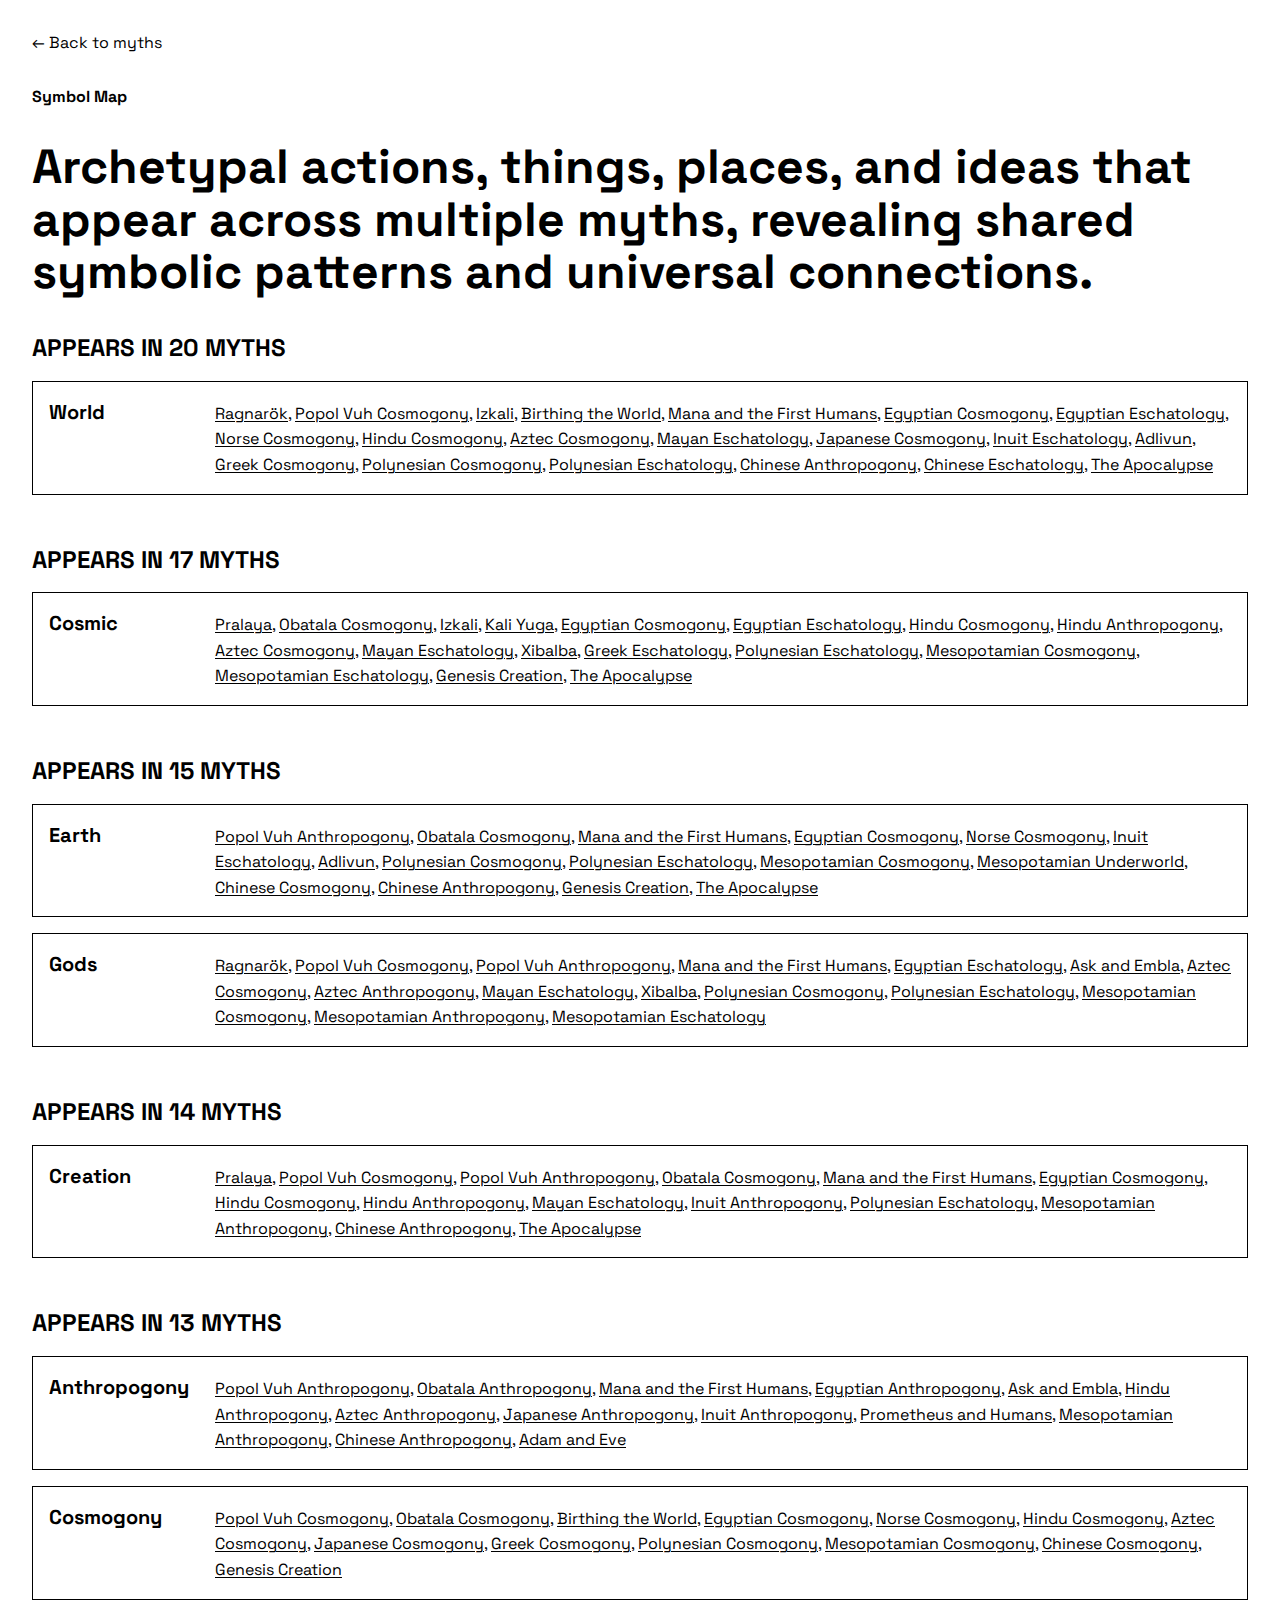
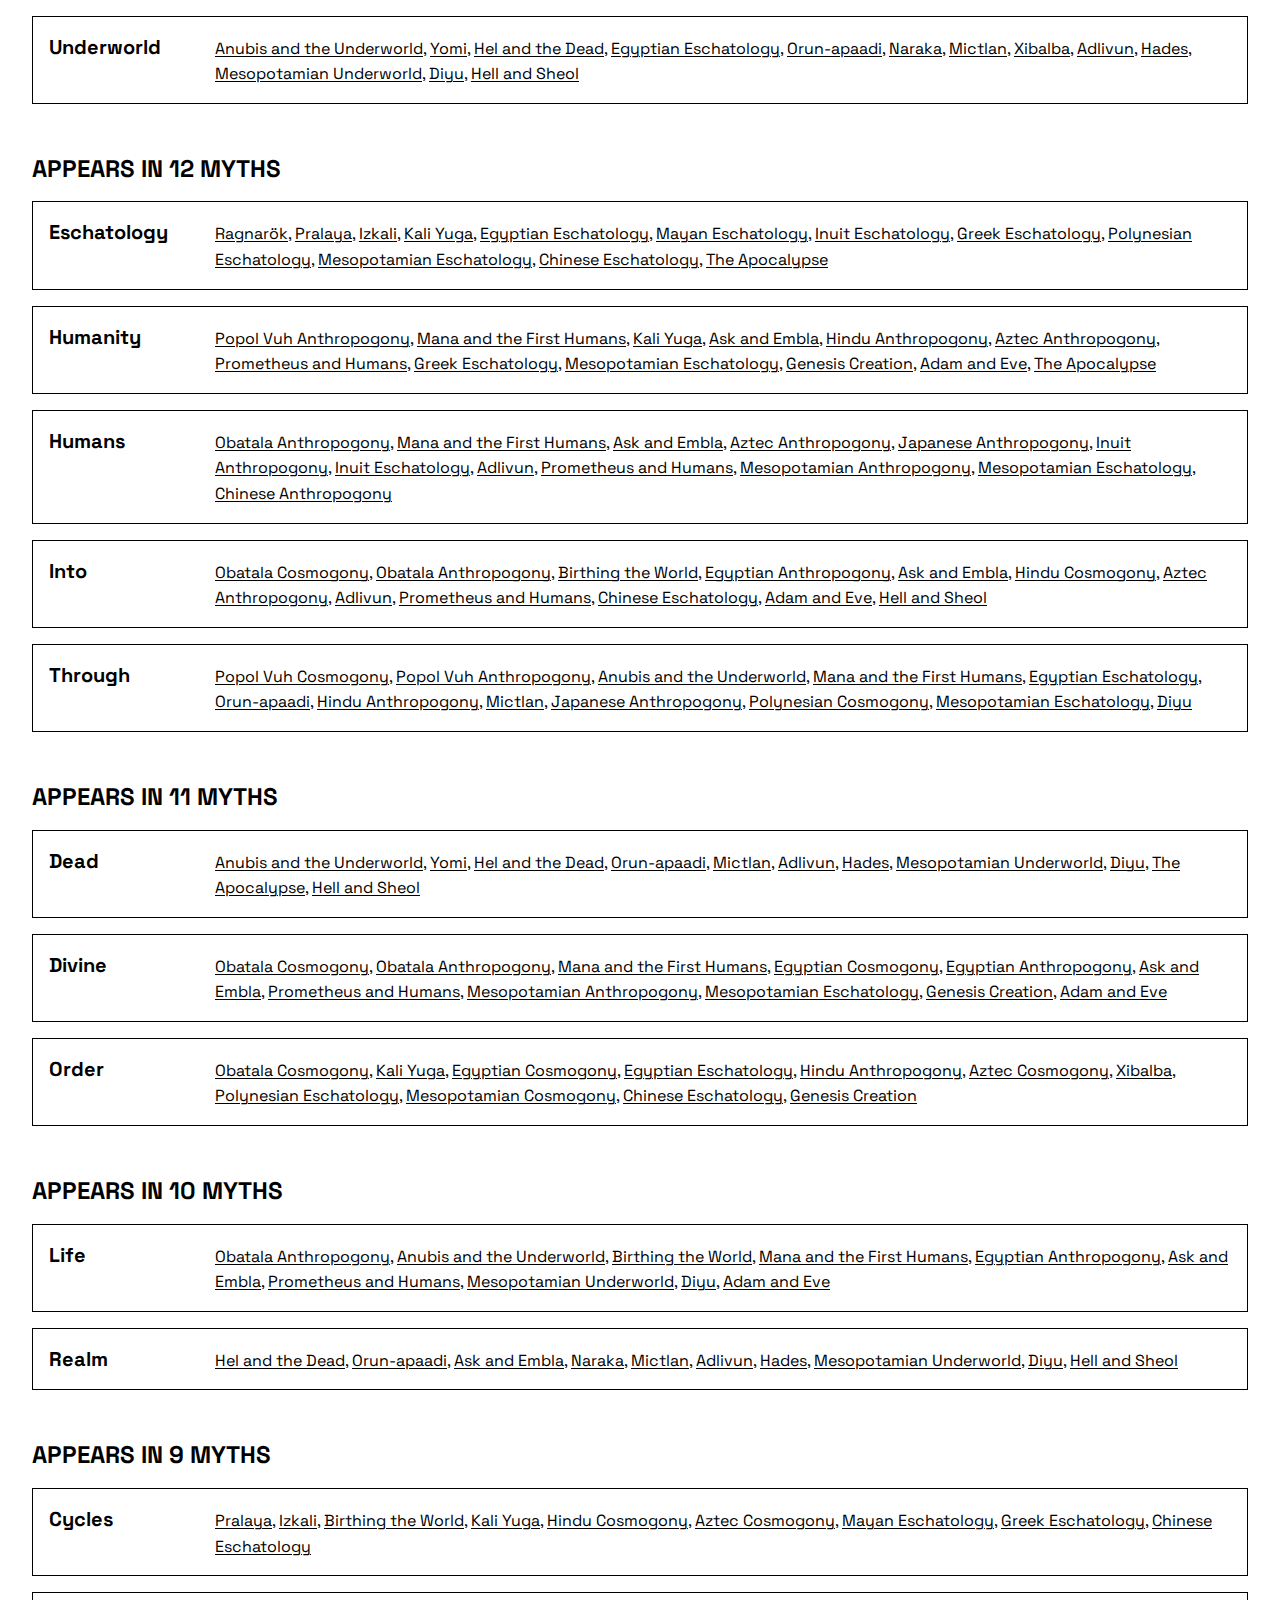
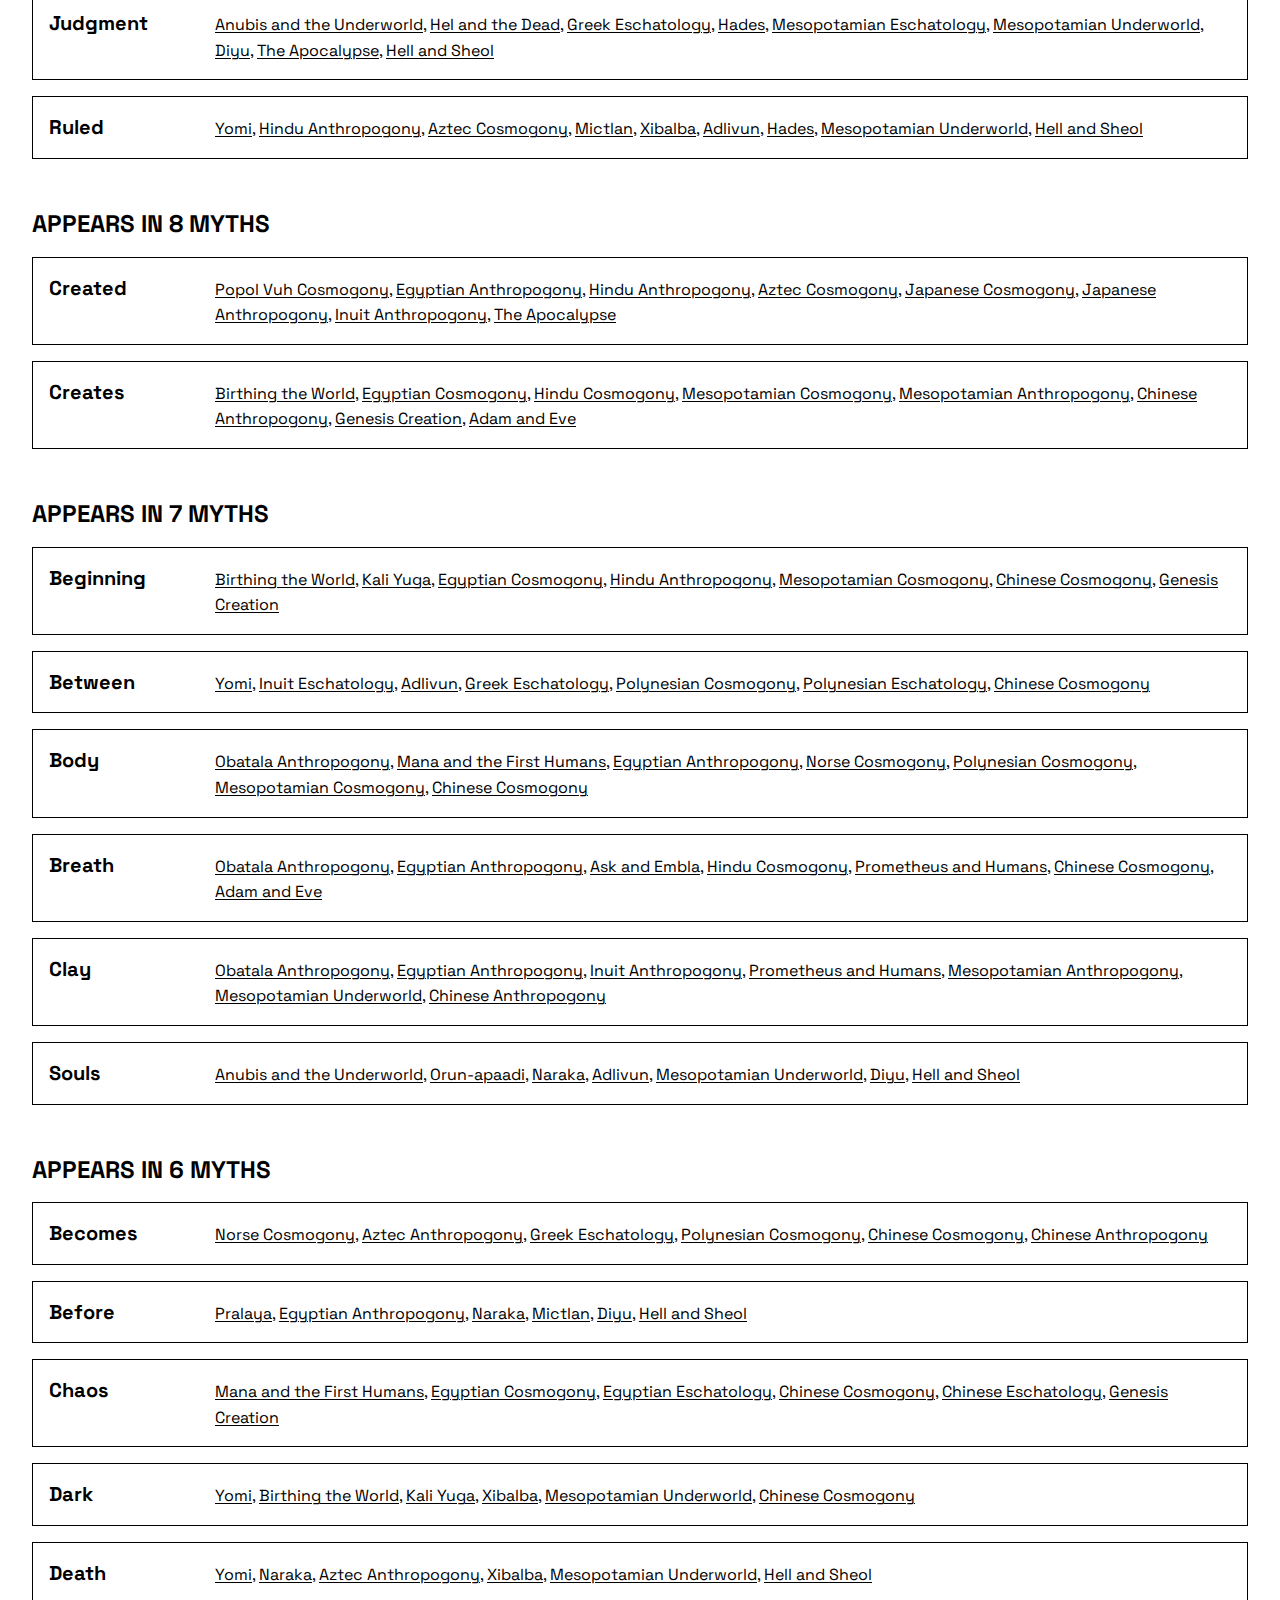
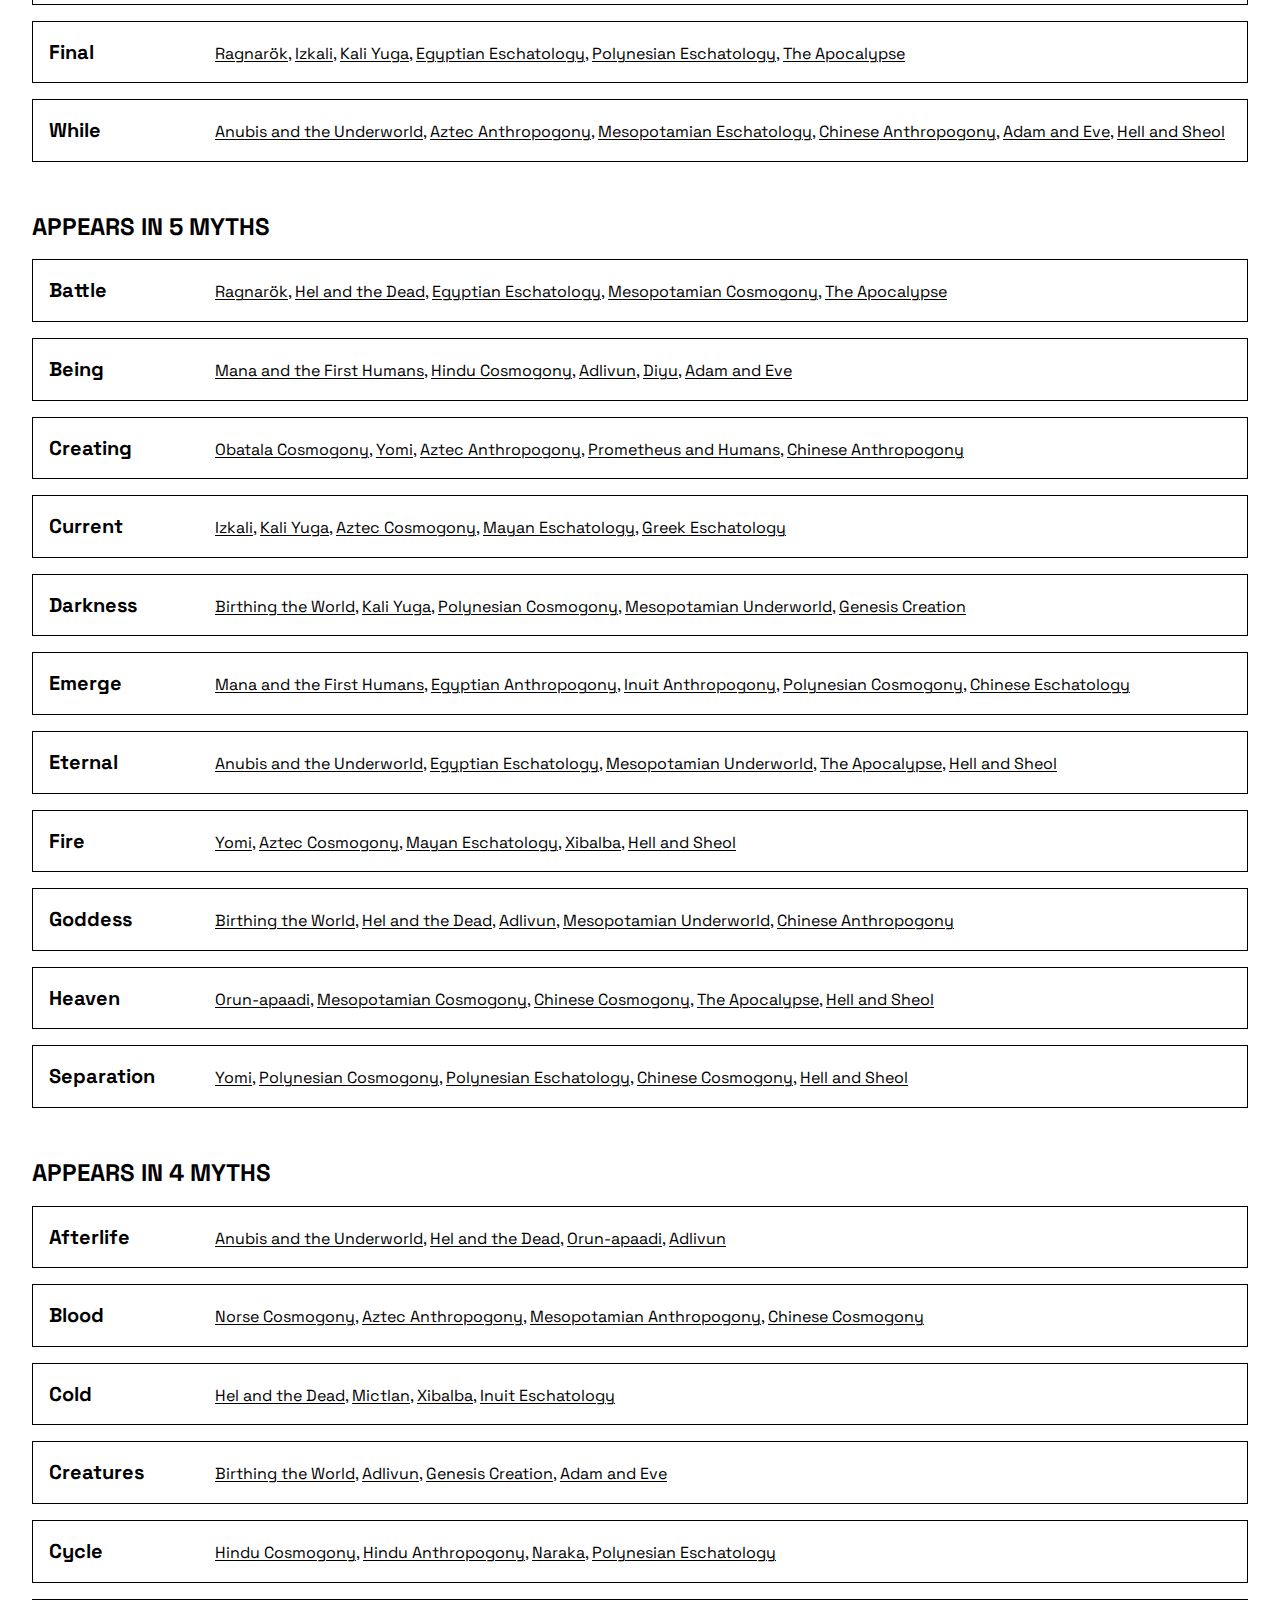
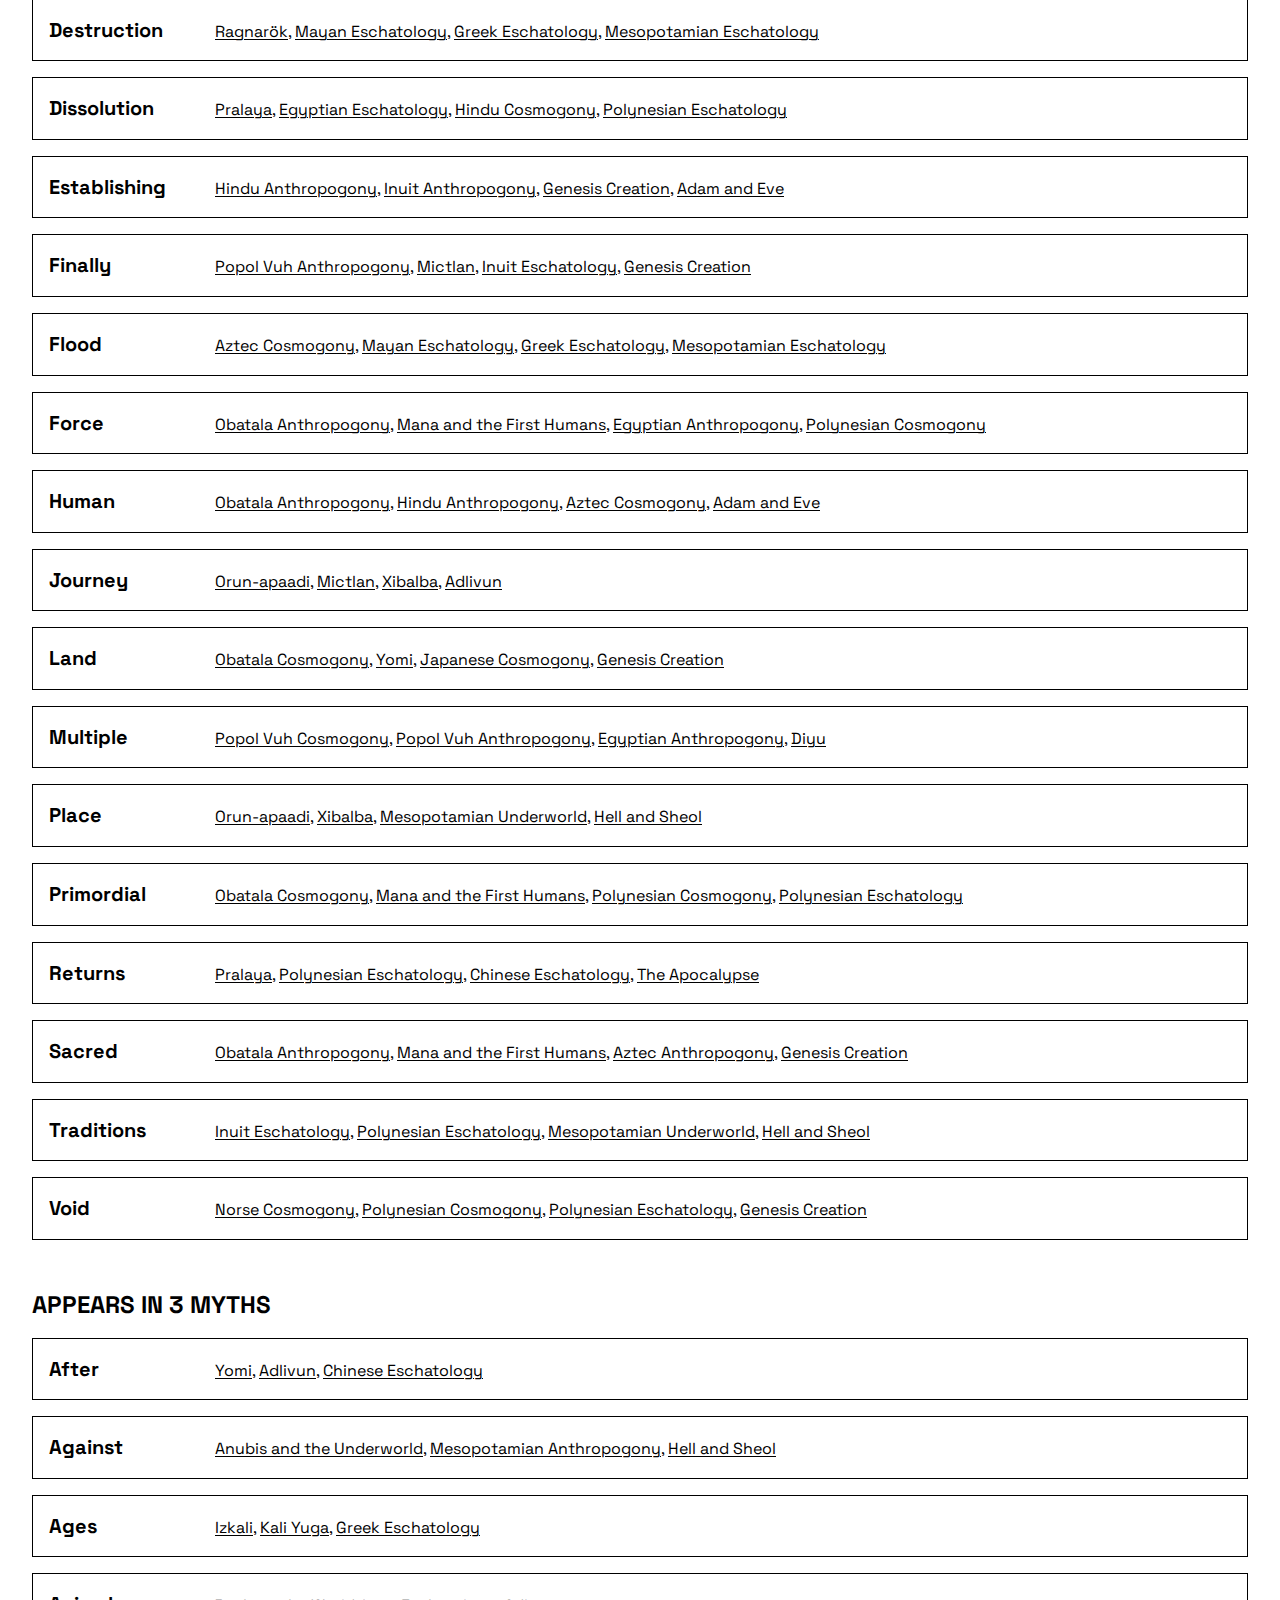
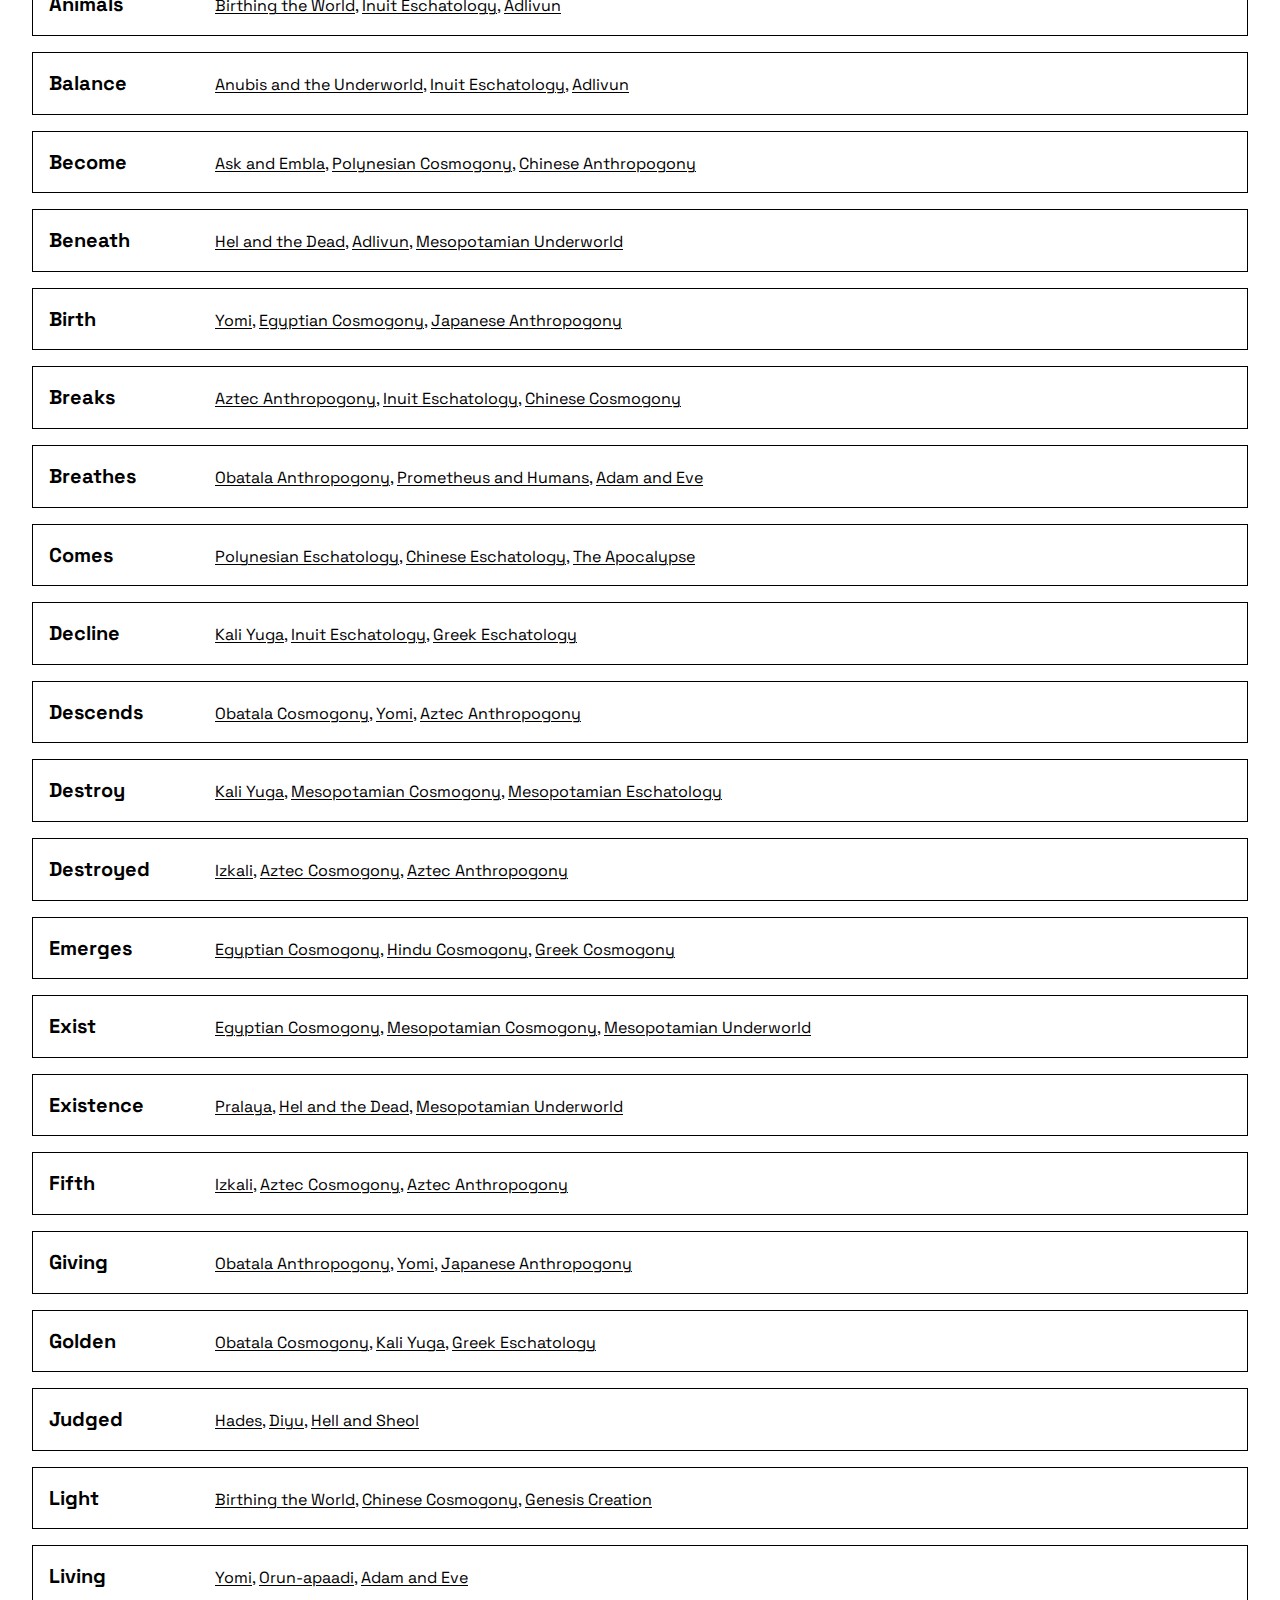
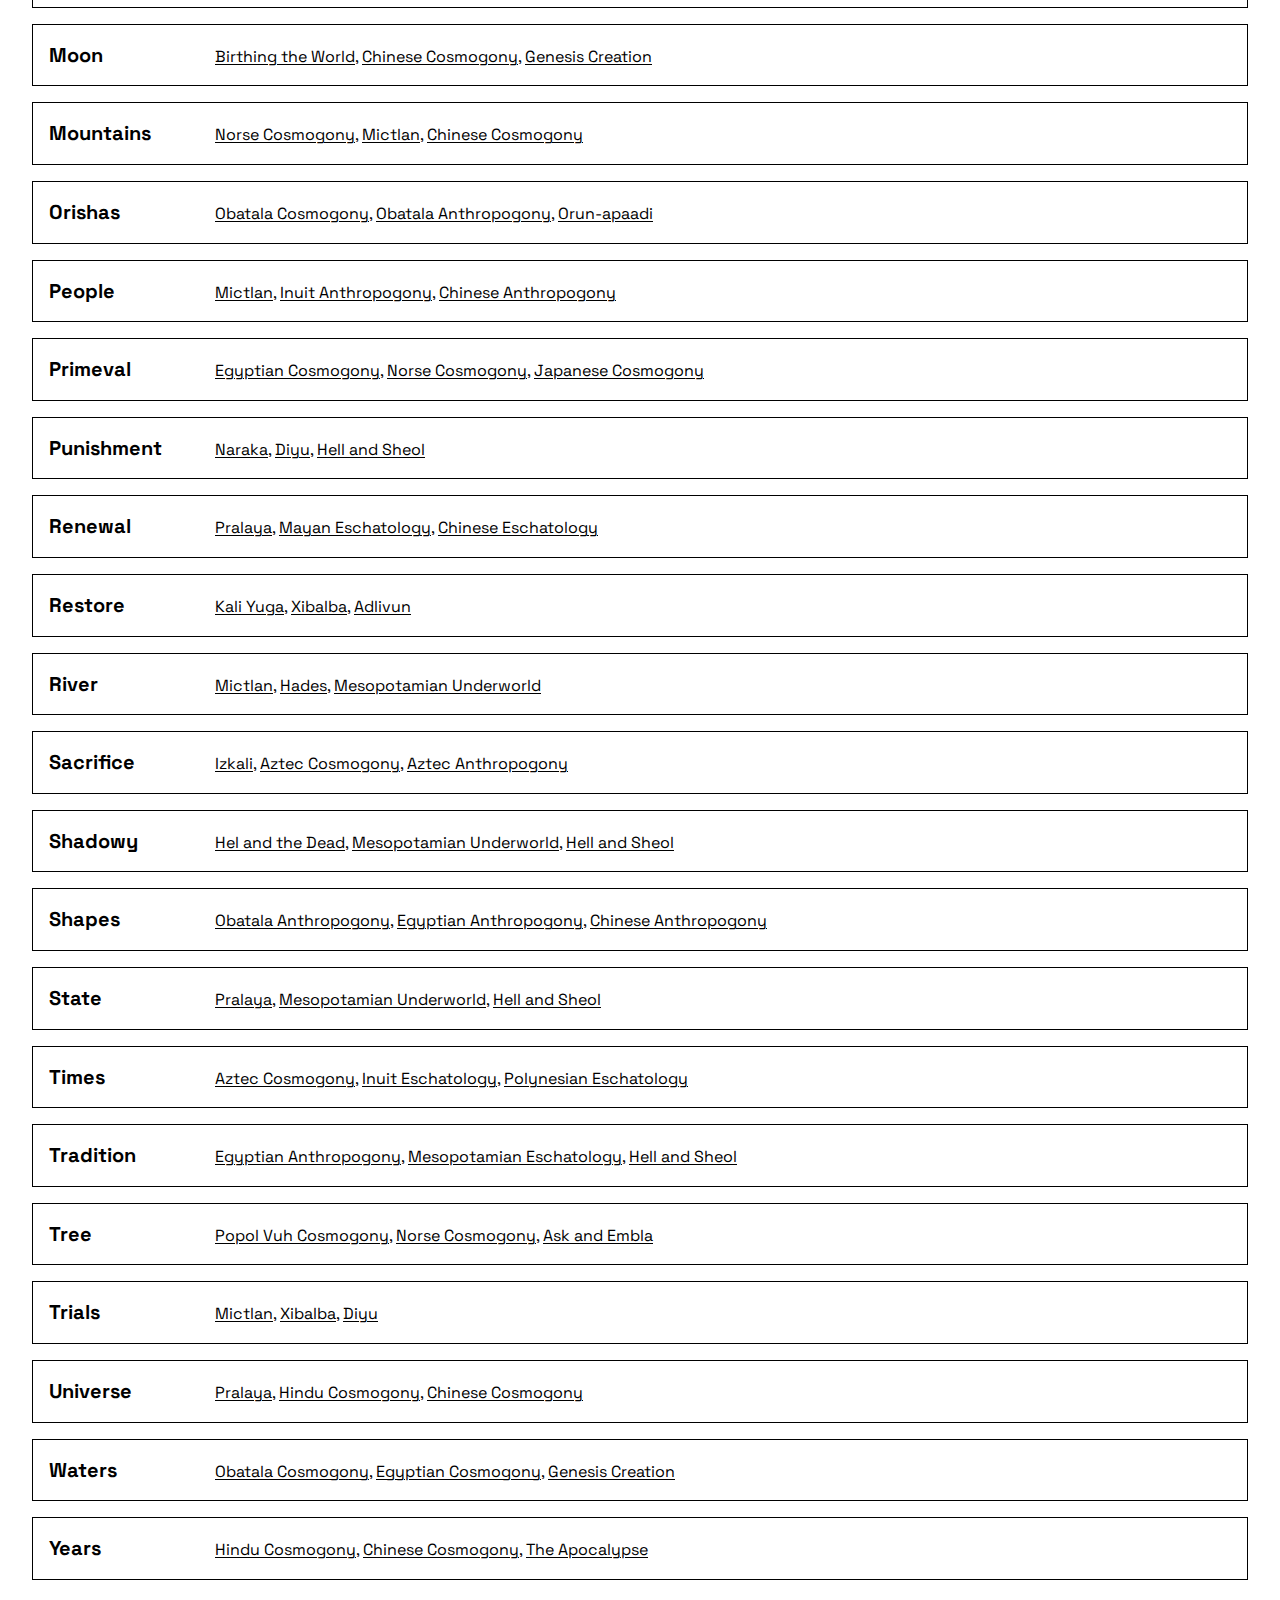
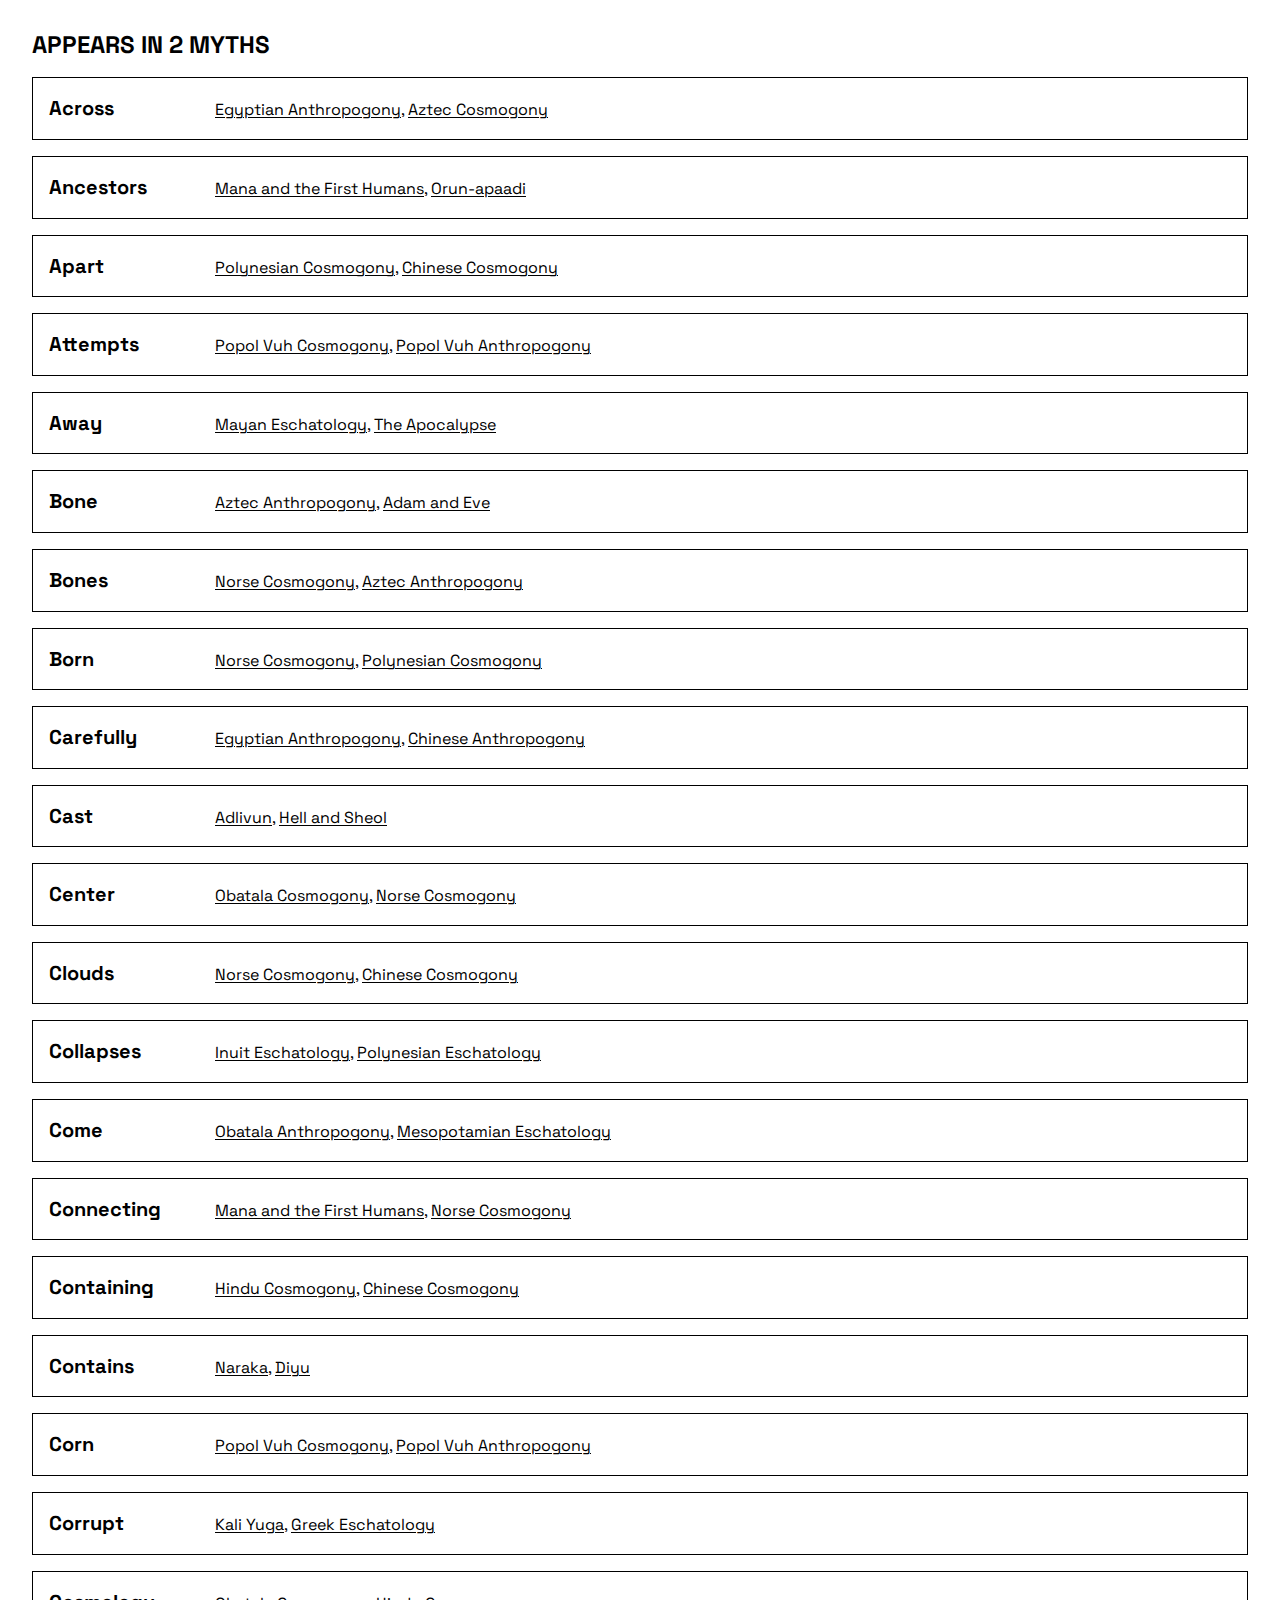
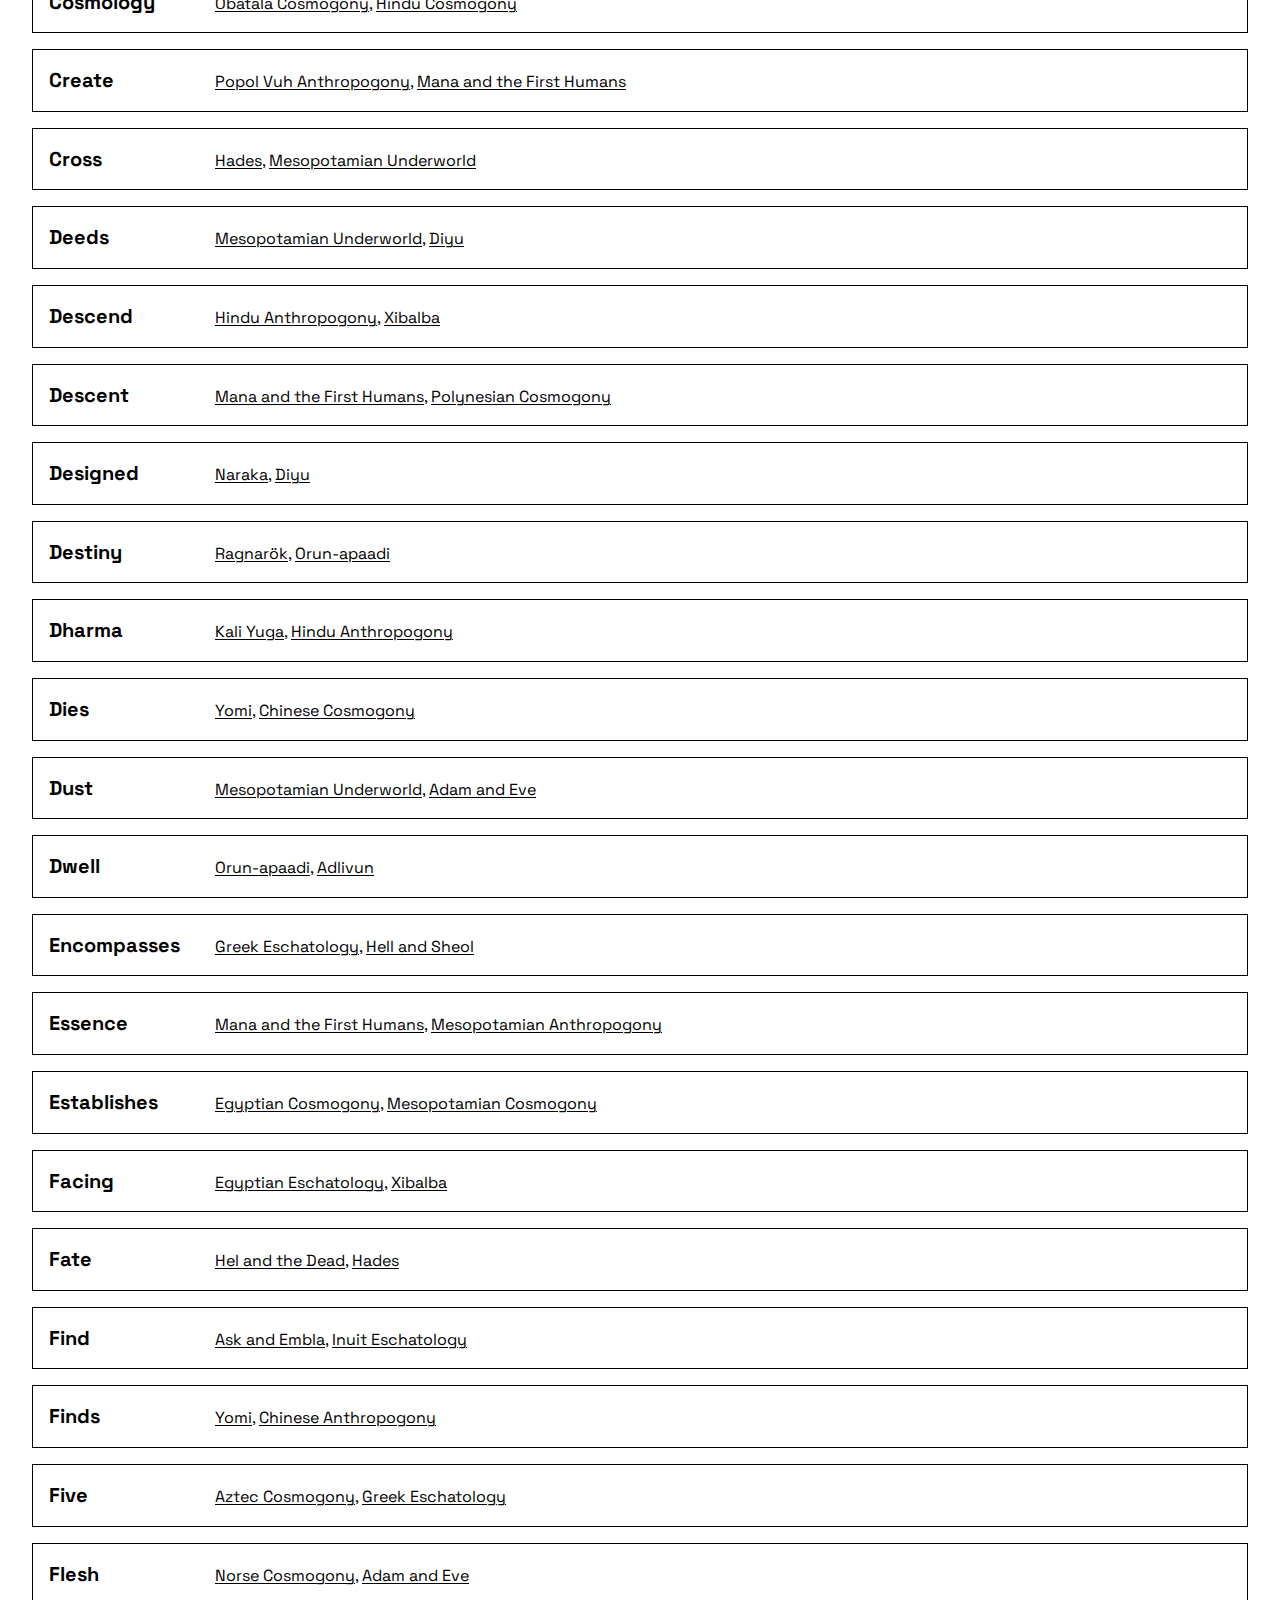
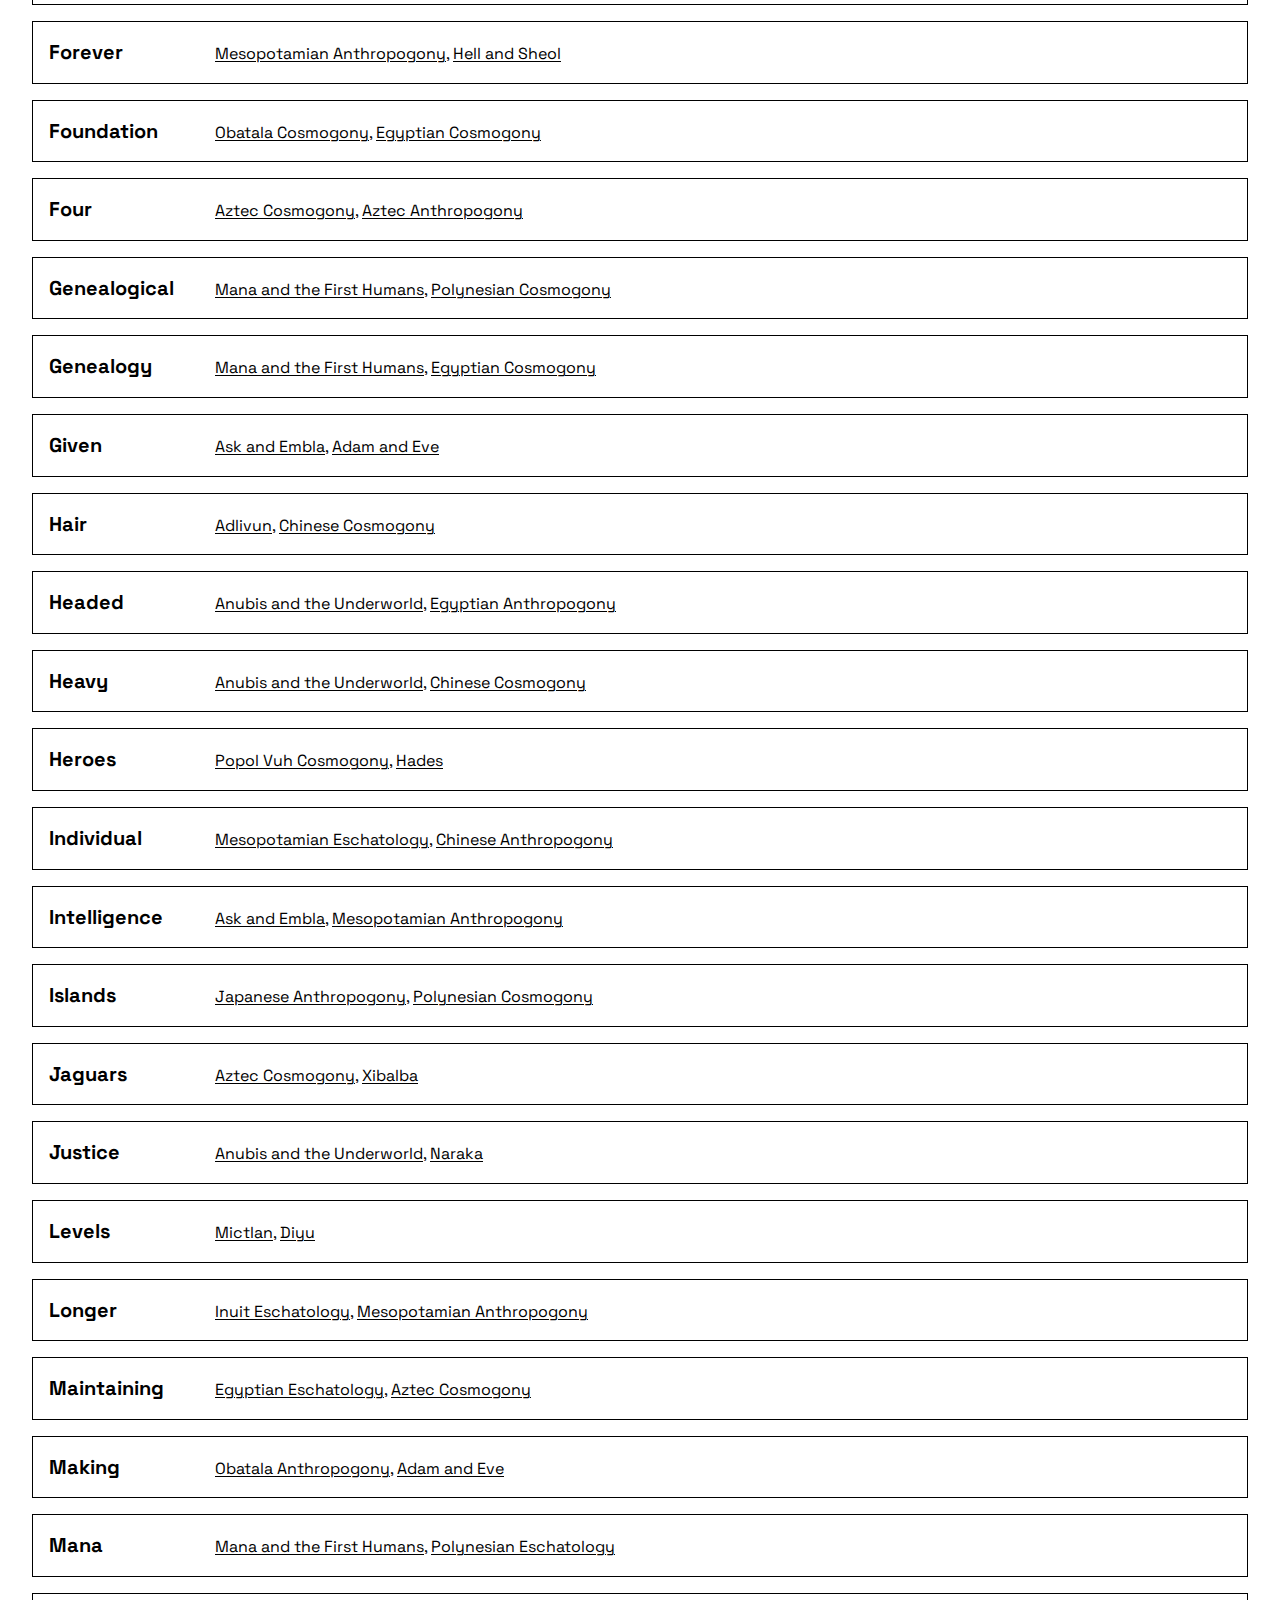
<file: symbols.html>
<!DOCTYPE html>
<html lang="en">
<head>
  <meta charset="UTF-8">
  <meta name="viewport" content="width=device-width, initial-scale=1.0">
  <title>MYTHS ARE THE PUBLIC DREAM.</title>
  <link rel="stylesheet" href="styles.css">
  <script>
    // Scrolling title text
    const titleText = "MYTHS ARE THE PUBLIC DREAM. ";
    let titleIndex = 0;
    function scrollTitle() {
      document.title = titleText.substring(titleIndex) + titleText.substring(0, titleIndex);
      titleIndex = (titleIndex + 1) % titleText.length;
    }
    setInterval(scrollTitle, 200);
  </script>
</head>
<body>
  <main class="container">
    <a href="myths.html" class="back-link">← Back to myths</a>

    <header class="myths-header">
      <h1 class="myths-title">Symbol Map</h1>
    </header>

    <div class="key-sentence">Archetypal actions, things, places, and ideas that appear across multiple myths, revealing shared symbolic patterns and universal connections.</div>

    <div id="symbolsContainer" class="symbols-container">
      <div class="loading">Loading symbols...</div>
    </div>
  </main>

  <footer class="site-footer">
    <p>
      PUBLIC DREAM WORLD is a project by
      <a href="https://adamrgarcia.studio" target="_blank" rel="noopener noreferrer" class="body-link">Adam R Garcia</a>.
      All information and imagery pulled from Wikipedia, which means it's probably not all correct, but a good place to think
      about how we create myths through time, and how they create us in return. "Myth is the public dream and dream is the private myth." —Joseph Campbell
    </p>
  </footer>

  <script src="myths.js"></script>
  <script>
    // Extract words from text, filtering out common words
    const stopWords = new Set([
      'the', 'a', 'an', 'and', 'or', 'but', 'in', 'on', 'at', 'to', 'for', 'of', 'with', 'by',
      'from', 'as', 'is', 'was', 'are', 'were', 'been', 'be', 'have', 'has', 'had', 'do', 'does', 'did',
      'will', 'would', 'could', 'should', 'may', 'might', 'must', 'can', 'this', 'that', 'these', 'those',
      'i', 'you', 'he', 'she', 'it', 'we', 'they', 'them', 'his', 'her', 'its', 'our', 'their',
      'what', 'which', 'who', 'whom', 'whose', 'where', 'when', 'why', 'how', 'all', 'each', 'every',
      'some', 'any', 'no', 'not', 'only', 'just', 'also', 'more', 'most', 'very', 'too', 'so', 'than',
      'then', 'now', 'here', 'there', 'up', 'down', 'out', 'off', 'over', 'under', 'again', 'further',
      'once', 'twice', 'first', 'second', 'last', 'next', 'previous', 'other', 'another', 'same', 'different',
      'new', 'old', 'long', 'short', 'big', 'small', 'large', 'little', 'high', 'low', 'good', 'bad',
      'great', 'many', 'much', 'few', 'less', 'more', 'most', 'least', 'better', 'best', 'worse', 'worst'
    ]);

    // Culture names and common proper nouns to exclude
    const cultureNames = new Set([
      'norse', 'hindu', 'mayan', 'yoruba', 'egyptian', 'aztec', 'japanese', 'inuit', 
      'polynesian', 'greek', 'mesopotamian', 'chinese', 'viking', 'ancient', 'classical',
      'pre-colonial', 'post-classic', 'classic', 'period', 'age', 'era'
    ]);

    // Common god/deity names and proper nouns to filter
    const properNouns = new Set([
      'ragnarok', 'pralaya', 'popol', 'vuh', 'obatala', 'anubis', 'izkali', 'yomi',
      'hel', 'kali', 'yuga', 'atum', 'khnum', 'apep', 'mictlan', 'mictlantecuhtli',
      'xibalba', 'izanagi', 'izanami', 'sedna', 'ymir', 'brahma', 'vishnu', 'shiva',
      'manu', 'naraka', 'yama', 'tonatiuh', 'tezcatlipoca', 'quetzalcoatl', 'teotihuacan',
      'hun-came', 'vucub-came', 'hunahpu', 'xbalanque', 'pangu', 'nuwa', 'olodumare',
      'ile-ife', 'rangi', 'papa', 'tane', 'po', 'tiamat', 'apsu', 'marduk', 'enlil',
      'ea', 'kingu', 'utnapishtim', 'gilgamesh', 'atra-hasis', 'enuma', 'elish',
      'valhalla', 'yggdrasil', 'odin', 'loki', 'ra', 'set', 'maat', 'geb', 'nut',
      'shu', 'tefnut', 'charon', 'minos', 'rhadamanthus', 'aeacus', 'elysium',
      'tartarus', 'asphodel', 'persephone', 'deucalion', 'prometheus', 'athena',
      'zeus', 'gaia', 'eros', 'brahman', 'kalki', 'duat', 'ammit', 'apophis',
      'mictecacihuatl', 'hades', 'styx'
    ]);

    function extractWords(text, originalText) {
      if (!text) return [];
      
      // Store original words to detect proper nouns
      const originalWords = originalText ? originalText.split(/\s+/) : [];
      const originalWordSet = new Set(originalWords.map(w => w.toLowerCase().replace(/[^\w]/g, '')));
      
      // Convert to lowercase and extract words
      const words = text.toLowerCase()
        .replace(/[^\w\s]/g, ' ') // Replace punctuation with spaces
        .split(/\s+/)
        .filter(word => {
          // Filter criteria:
          // 1. Length > 3
          // 2. Not a stop word
          // 3. Not a culture name
          // 4. Not a known proper noun
          // 5. Check if it was capitalized in original (likely proper noun)
          if (word.length <= 3) return false;
          if (stopWords.has(word)) return false;
          if (cultureNames.has(word)) return false;
          if (properNouns.has(word)) return false;
          
          // Check if word was capitalized in original text (likely proper noun)
          const capitalized = originalWords.some(orig => {
            const clean = orig.toLowerCase().replace(/[^\w]/g, '');
            return clean === word && orig[0] === orig[0].toUpperCase() && orig[0] !== orig[0].toLowerCase();
          });
          if (capitalized) return false;
          
          return true;
        });
      
      return words;
    }

    function buildSymbolMap() {
      const symbolMap = new Map(); // word -> array of myth objects

      // Process each myth
      myths.forEach(myth => {
        // Combine all text from the myth (excluding culture and title which have proper nouns)
        const allText = [
          myth.summary,
          ...myth.themes,
          myth.type
        ].join(' ');

        // Store original text for proper noun detection
        const originalText = [
          myth.summary,
          ...myth.themes,
          myth.type
        ].join(' ');

        // Extract words (focusing on archetypal concepts, not proper nouns)
        const words = extractWords(allText, originalText);

        // Count occurrences and track which myths contain each word
        const wordSet = new Set(words);
        wordSet.forEach(word => {
          if (!symbolMap.has(word)) {
            symbolMap.set(word, []);
          }
          symbolMap.get(word).push(myth);
        });
      });

      // Filter to only words that appear in 2+ myths
      const crossReferencedSymbols = Array.from(symbolMap.entries())
        .filter(([word, myths]) => myths.length >= 2)
        .sort((a, b) => {
          // Sort by number of myths (descending), then alphabetically
          if (b[1].length !== a[1].length) {
            return b[1].length - a[1].length;
          }
          return a[0].localeCompare(b[0]);
        });

      return crossReferencedSymbols;
    }

    function renderSymbols() {
      const container = document.getElementById('symbolsContainer');
      const symbols = buildSymbolMap();

      if (symbols.length === 0) {
        container.innerHTML = '<div class="empty-state">No cross-referenced symbols found.</div>';
        return;
      }

      // Group symbols by frequency
      const grouped = {};
      symbols.forEach(([word, myths]) => {
        const count = myths.length;
        if (!grouped[count]) {
          grouped[count] = [];
        }
        grouped[count].push({ word, myths });
      });

      // Render symbols
      let html = '<div class="symbols-list">';
      
      // Sort groups by frequency (highest first)
      const sortedGroups = Object.keys(grouped).sort((a, b) => b - a);
      
      sortedGroups.forEach(count => {
        const symbolsInGroup = grouped[count];
        html += `<div class="symbol-group">
          <h2 class="symbol-group-title">Appears in ${count} ${count === 2 ? 'myths' : 'myths'}</h2>
          <div class="symbol-items">`;
        
        symbolsInGroup.forEach(({ word, myths }) => {
          const mythLinks = myths.map(m => 
            `<a href="detail.html?slug=${m.slug}" class="symbol-myth-link">${m.title}</a>`
          ).join(', ');
          
          html += `
            <div class="symbol-item">
              <span class="symbol-word">${word}</span>
              <span class="symbol-myths">${mythLinks}</span>
            </div>
          `;
        });
        
        html += '</div></div>';
      });

      html += '</div>';
      container.innerHTML = html;
    }

    // Render on page load
    renderSymbols();
  </script>
</body>
</html>
</file>
<file: styles.css>
@import url('https://fonts.googleapis.com/css2?family=Space+Grotesk:wght@300;400;500;600;700&display=swap');

* {
  margin: 0;
  padding: 0;
  box-sizing: border-box;
  border-radius: 0 !important;
}

body {
  font-family: 'Space Grotesk', sans-serif;
  font-size: 1rem;
  font-weight: 400;
  -webkit-font-smoothing: antialiased;
  -moz-osx-font-smoothing: grayscale;
  background-color: #ffffff;
  color: #000000;
  line-height: 1.4;
  text-align: left;
  transition: background-color 0.8s ease;
}

/* Type-specific background colors */
body[data-type="cosmogony"] {
  background-color: #ffff00;
}

body[data-type="anthropogony"] {
  background-color: #d4b896;
}

body[data-type="eschatology"] {
  background-color: #ff0000;
}

body[data-type="underworld"] {
  background-color: #888888;
}


/* Global select styling to override native gray appearance */
select {
  background-color: inherit !important;
  border: 2px solid #000000 !important;
  color: #000000 !important;
  font-family: 'Space Grotesk', sans-serif !important;
  font-size: 1rem !important;
  -webkit-appearance: none !important;
  -moz-appearance: none !important;
  appearance: none !important;
  border-radius: 0 !important;
}

/* Body copy links (default: no underline; we opt-in in specific contexts) */
.body-link {
  color: #000000;
  text-decoration: none;
}

.body-link:hover {
  color: #000000;
}

h1, h2, h3, h4, h5, h6 {
  font-family: 'Space Grotesk', sans-serif;
  font-size: 1rem;
  font-weight: 700;
  line-height: 1.4;
  text-align: left;
}

.mono {
  font-family: 'Space Grotesk', sans-serif;
}

/* Key Sentence / Pull Quote */
.key-sentence {
  font-size: 3rem;
  font-weight: 700;
  color: #000000;
  margin-bottom: 2rem;
  line-height: 1.1;
  text-align: left;
}

.key-sentence .body-link {
  text-decoration: underline;
}

.key-sentence .body-link:hover {
  text-decoration: underline;
}

@media (max-width: 768px) {
  .key-sentence {
    font-size: 2rem;
  }
}

@media (max-width: 480px) {
  .key-sentence {
    font-size: 1.5rem;
  }
}

/* Landing Page */
.landing {
  min-height: 100vh;
  padding: 2rem;
  text-align: left;
}

.landing > div {
  width: 100%;
}

.landing-title {
  font-size: 1rem;
  font-weight: 700;
  color: #000000;
  margin-bottom: 0.5rem;
}

.landing-subtitle {
  font-size: 1rem;
  font-weight: 400;
  color: #000000;
  margin-bottom: 3rem;
  line-height: 1.4;
}

.landing-buttons {
  display: flex;
  flex-direction: column;
  gap: 2rem;
  align-items: flex-start;
}

.landing-button {
  width: 100%;
  max-width: 600px;
  padding: 3rem 2rem;
  background: inherit;
  border: 2px solid #000000;
  color: #000000;
  font-family: 'Space Grotesk', sans-serif;
  font-size: 3rem;
  font-weight: 700;
  cursor: pointer;
  transition: all 0.3s ease;
  text-decoration: none;
  display: block;
  text-align: left;
  text-transform: uppercase;
}

.landing-button:hover {
  background: #000000;
  color: inherit;
}

@media (max-width: 768px) {
  .landing-button {
    font-size: 2rem;
    padding: 2rem 1.5rem;
  }
}

@media (max-width: 480px) {
  .landing-button {
    font-size: 1.5rem;
    padding: 1.5rem 1rem;
  }
}

.button {
  padding: 1rem 2rem;
  background: inherit;
  border: 1px solid #000000;
  color: #000000;
  font-family: 'Space Grotesk', sans-serif;
  font-size: 1rem;
  font-weight: 400;
  cursor: pointer;
  transition: all 0.3s ease;
  text-decoration: none;
  display: inline-block;
  text-align: left;
  position: relative;
  padding-right: 3rem;
}

.button::after {
  content: '→';
  position: absolute;
  right: 1rem;
}

.button:hover {
  background: #000000;
  color: inherit;
}

/* Container */
.container {
  padding: 2rem;
  width: 100%;
}

/* Myths Index */
.myths-header {
  margin-bottom: 2rem;
}

.myths-title {
  font-size: 1rem;
  font-weight: 700;
  color: #000000;
  margin-bottom: 0.5rem;
}

.myths-count {
  color: #000000;
  font-size: 1rem;
  font-weight: 400;
}

.filters {
  margin-top: 2.5rem;
  margin-bottom: 2rem;
  display: flex;
  flex-direction: column;
  gap: 1rem;
}

@media (min-width: 768px) {
  .filters {
    flex-direction: row;
    align-items: flex-end;
  }
}

.filter-group {
  flex: 1;
}

.filter-label {
  display: block;
  font-size: 1rem;
  font-weight: 700;
  color: #000000;
  margin-bottom: 0.5rem;
  text-transform: uppercase;
}

/* Custom dropdown */
.dropdown {
  position: relative;
}

.dropdown-toggle {
  width: 100%;
  padding: 1rem 2.5rem 1rem 1rem;
  background-color: inherit;
  border: 2px solid #000000;
  color: #000000;
  font-family: 'Space Grotesk', sans-serif;
  font-size: 1rem;
  font-weight: 400;
  text-align: left;
  cursor: pointer;
  border-radius: 0;
  position: relative;
  transition: all 0.2s cubic-bezier(0.4, 0, 0.2, 1);
}

.dropdown-toggle:hover {
  background-color: #000000;
  color: inherit;
  border-color: #000000;
}

body[data-type="cosmogony"] .dropdown-toggle:hover {
  color: #ffff00;
}

body[data-type="anthropogony"] .dropdown-toggle:hover {
  color: #d4b896;
}

body[data-type="eschatology"] .dropdown-toggle:hover {
  color: #ff0000;
}

body[data-type="underworld"] .dropdown-toggle:hover {
  color: #888888;
}

body:not([data-type]) .dropdown-toggle:hover {
  color: #ffffff;
}

.dropdown.open .dropdown-toggle {
  background-color: #000000;
  color: inherit;
  border-color: #000000 !important;
  transition: all 0.2s cubic-bezier(0.4, 0, 0.2, 1);
}

body[data-type="cosmogony"] .dropdown.open .dropdown-toggle {
  color: #ffff00;
  border-color: #000000 !important;
}

body[data-type="anthropogony"] .dropdown.open .dropdown-toggle {
  color: #d4b896;
  border-color: #000000 !important;
}

body[data-type="eschatology"] .dropdown.open .dropdown-toggle {
  color: #ff0000;
  border-color: #000000 !important;
}

body[data-type="underworld"] .dropdown.open .dropdown-toggle {
  color: #888888;
  border-color: #000000 !important;
}

body:not([data-type]) .dropdown.open .dropdown-toggle {
  color: #ffffff;
  border-color: #000000 !important;
}

.dropdown-toggle::after {
  content: '▼';
  position: absolute;
  right: 1rem;
  top: 50%;
  transform: translateY(-50%);
  font-size: 0.75rem;
}

.dropdown.open .dropdown-toggle {
  background-color: #000000;
  color: inherit;
  border-color: inherit;
  transition: all 0.2s cubic-bezier(0.4, 0, 0.2, 1);
}

body[data-type="cosmogony"] .dropdown.open .dropdown-toggle {
  color: #ffff00;
  border-color: #ffff00;
}

body[data-type="anthropogony"] .dropdown.open .dropdown-toggle {
  color: #d4b896;
  border-color: #d4b896;
}

body[data-type="eschatology"] .dropdown.open .dropdown-toggle {
  color: #ff0000;
  border-color: #ff0000;
}

body[data-type="underworld"] .dropdown.open .dropdown-toggle {
  color: #888888;
  border-color: #888888;
}

.dropdown-menu {
  position: absolute;
  top: 100%;
  left: 0;
  width: 100%;
  background-color: #ffffff;
  border: 2px solid #000000;
  border-top: none;
  z-index: 20;
  display: none;
}

body[data-type="cosmogony"] .dropdown-menu {
  background-color: #ffff00;
}

body[data-type="anthropogony"] .dropdown-menu {
  background-color: #d4b896;
}

body[data-type="eschatology"] .dropdown-menu {
  background-color: #ff0000;
}

body[data-type="underworld"] .dropdown-menu {
  background-color: #888888;
}

.dropdown.open .dropdown-menu {
  display: block;
}

.dropdown-item {
  width: 100%;
  padding: 0.75rem 1rem;
  background-color: transparent;
  border: none;
  border-bottom: 1px solid #000000;
  color: #000000;
  font-family: 'Space Grotesk', sans-serif;
  font-size: 1rem;
  text-align: left;
  cursor: pointer;
}

.dropdown-item:last-child {
  border-bottom: none;
}

.dropdown-item:hover {
  background-color: #000000;
  color: #ffffff;
}

body[data-type="cosmogony"] .dropdown-item:hover {
  color: #ffff00;
}

body[data-type="anthropogony"] .dropdown-item:hover {
  color: #d4b896;
}

body[data-type="eschatology"] .dropdown-item:hover {
  color: #ff0000;
}

body[data-type="underworld"] .dropdown-item:hover {
  color: #888888;
}

/* Myths Grid */
.myths-grid {
  display: grid;
  grid-template-columns: 1fr;
  gap: 1.5rem;
}

@media (min-width: 768px) {
  .myths-grid {
    grid-template-columns: repeat(2, 1fr);
  }
}

@media (min-width: 1024px) {
  .myths-grid {
    grid-template-columns: repeat(3, 1fr);
  }
}

.myth-card {
  padding: 1.5rem;
  background-color: inherit;
  border: 1px solid #000000;
  cursor: pointer;
  transition: all 0.2s cubic-bezier(0.4, 0, 0.2, 1);
  text-align: left;
  text-decoration: none;
}

.myth-card:hover {
  background-color: #000000;
  border-color: #000000;
}

.myth-card:hover * {
  color: inherit;
}

body[data-type="cosmogony"] .myth-card:hover * {
  color: #ffff00;
}

body[data-type="cosmogony"] .myth-card:hover .myth-tag,
body[data-type="cosmogony"] .myth-card:hover .myth-theme {
  border-color: #ffff00;
}

body[data-type="anthropogony"] .myth-card:hover * {
  color: #d4b896;
}

body[data-type="anthropogony"] .myth-card:hover .myth-tag,
body[data-type="anthropogony"] .myth-card:hover .myth-theme {
  border-color: #d4b896;
}

body[data-type="eschatology"] .myth-card:hover * {
  color: #ff0000;
}

body[data-type="eschatology"] .myth-card:hover .myth-tag,
body[data-type="eschatology"] .myth-card:hover .myth-theme {
  border-color: #ff0000;
}

body[data-type="underworld"] .myth-card:hover * {
  color: #888888;
}

body[data-type="underworld"] .myth-card:hover .myth-tag,
body[data-type="underworld"] .myth-card:hover .myth-theme {
  border-color: #888888;
}

body:not([data-type]) .myth-card:hover * {
  color: #ffffff;
}

body:not([data-type]) .myth-card:hover .myth-tag,
body:not([data-type]) .myth-card:hover .myth-theme {
  border-color: #ffffff;
}

.myth-card-title {
  font-size: 1rem;
  font-weight: 700;
  color: #000000;
  margin-bottom: 0.5rem;
  transition: color 0.2s cubic-bezier(0.4, 0, 0.2, 1);
}

.myth-meta {
  display: flex;
  flex-wrap: wrap;
  gap: 0.5rem;
  margin-bottom: 0.75rem;
}

.myth-tag {
  font-size: 1rem;
  font-weight: 400;
  color: #000000;
  background-color: inherit;
  padding: 0.25rem 0.5rem;
  border: 1px solid #000000;
  text-decoration: none;
  transition: all 0.2s cubic-bezier(0.4, 0, 0.2, 1);
}

.myth-tag:hover {
  background-color: #000000;
  color: inherit;
  border-color: inherit;
}

body[data-type="cosmogony"] .myth-tag:hover {
  color: #ffff00;
  border-color: #ffff00;
}

body[data-type="anthropogony"] .myth-tag:hover {
  color: #d4b896;
  border-color: #d4b896;
}

body[data-type="eschatology"] .myth-tag:hover {
  color: #ff0000;
  border-color: #ff0000;
}

body[data-type="underworld"] .myth-tag:hover {
  color: #888888;
  border-color: #888888;
}

body:not([data-type]) .myth-tag:hover {
  color: #ffffff;
  border-color: #ffffff;
}

.myth-summary {
  color: #000000;
  font-size: 1rem;
  font-weight: 400;
  line-height: 1.4;
  margin-bottom: 1rem;
  display: -webkit-box;
  -webkit-line-clamp: 3;
  -webkit-box-orient: vertical;
  overflow: hidden;
  transition: color 0.3s ease;
}


.myth-themes {
  padding-top: 1rem;
  border-top: 1px solid #000000;
  display: flex;
  flex-wrap: wrap;
  gap: 0.25rem;
  transition: border-color 0.3s ease;
}


.myth-theme {
  font-size: 1rem;
  font-weight: 400;
  color: #000000;
  background-color: inherit;
  padding: 0.125rem 0.5rem;
  border: 1px solid #000000;
}

/* Detail Page */
.back-link {
  display: inline-block;
  margin-bottom: 2rem;
  color: #000000;
  font-size: 1rem;
  font-weight: 400;
  text-decoration: none;
  transition: all 0.3s ease;
}

.detail-article ~ .back-link {
  margin-top: 3rem;
  margin-bottom: 0;
}

.back-link:hover {
  text-decoration: underline;
}

.detail-article {
  width: 100%;
}

.detail-header {
  margin-bottom: 2rem;
  padding-bottom: 2rem;
  border-bottom: 1px solid #000000;
}

.detail-title {
  font-size: 3rem;
  font-weight: 700;
  color: #000000;
  margin-bottom: 1rem;
  line-height: 1.1;
}

@media (max-width: 768px) {
  .detail-title {
    font-size: 2rem;
  }
}

@media (max-width: 480px) {
  .detail-title {
    font-size: 1.5rem;
  }
}

.detail-meta {
  display: flex;
  flex-wrap: wrap;
  gap: 0.75rem;
  margin-bottom: 0.5rem;
}

.detail-tag {
  font-size: 1rem;
  font-weight: 400;
  color: #000000;
  background-color: inherit;
  padding: 0.375rem 0.75rem;
  border: 1px solid #000000;
}

.detail-tag-button {
  cursor: pointer;
  text-decoration: none;
}

.detail-themes {
  display: flex;
  flex-wrap: wrap;
  gap: 0.5rem;
  padding-top: 0.5rem;
}

.detail-theme {
  font-size: 1rem;
  font-weight: 400;
  color: #000000;
  background-color: inherit;
  padding: 0.25rem 0.5rem;
  border: 1px solid #000000;
  display: inline-block;
}

.detail-extract {
  margin-bottom: 2rem;
  color: #000000;
  font-size: 1rem;
  font-weight: 400;
  line-height: 1.4;
}

.detail-section-content a {
  color: #000000;
  text-decoration: underline;
  text-decoration-thickness: 1px;
  text-underline-offset: 2px;
}

.detail-section-content a:hover {
  text-decoration-thickness: 2px;
}

.detail-sections {
  margin-top: 2rem;
  padding-top: 2rem;
}

.detail-section {
  margin-bottom: 3rem;
}

.detail-section-title {
  font-size: 1.5rem;
  font-weight: 700;
  color: #000000;
  margin-bottom: 1.5rem;
}

.detail-section-content {
  color: #000000;
  font-size: 2rem;
  font-weight: 400;
  line-height: 1.4;
  padding-left: 0;
  border-left: none;
}

@media (max-width: 768px) {
  .detail-section-content {
    font-size: 1rem;
  }
}

.detail-placeholder {
  font-size: 2rem;
  font-weight: 400;
  color: #000000;
  margin-left: 0.5rem;
}

.related-section {
  margin-top: 3rem;
  padding-top: 3rem;
}

.related-title {
  font-size: 1rem;
  font-weight: 700;
  color: #000000;
  margin-bottom: 1.5rem;
}

.related-grid {
  display: grid;
  grid-template-columns: 1fr;
  gap: 1rem;
}

@media (min-width: 768px) {
  .related-grid {
    grid-template-columns: repeat(2, 1fr);
  }
}

.related-card {
  padding: 1rem;
  background-color: inherit;
  border: 1px solid #000000;
  text-decoration: none;
  color: #000000;
  display: block;
  transition: all 0.2s cubic-bezier(0.4, 0, 0.2, 1);
}

.related-card:hover {
  background-color: #000000;
  border-color: #000000;
}

.related-card:hover * {
  color: inherit;
}

body[data-type="cosmogony"] .related-card:hover * {
  color: #ffff00;
}

body[data-type="anthropogony"] .related-card:hover * {
  color: #d4b896;
}

body[data-type="eschatology"] .related-card:hover * {
  color: #ff0000;
}

body[data-type="underworld"] .related-card:hover * {
  color: #888888;
}

body:not([data-type]) .related-card:hover * {
  color: #ffffff;
}

.related-card-title {
  font-size: 1rem;
  font-weight: 700;
  color: #000000;
  margin-bottom: 0.25rem;
  transition: color 0.2s cubic-bezier(0.4, 0, 0.2, 1);
}

.related-card-meta {
  display: flex;
  gap: 0.5rem;
  margin-bottom: 0.5rem;
  font-size: 1rem;
  font-weight: 400;
  color: #000000;
  transition: color 0.3s ease;
}


.related-card-summary {
  font-size: 1rem;
  font-weight: 400;
  color: #000000;
  display: -webkit-box;
  -webkit-line-clamp: 2;
  -webkit-box-orient: vertical;
  overflow: hidden;
  transition: color 0.3s ease;
}


.source-section {
  margin-top: 3rem;
  padding-top: 2rem;
}

.source-link {
  font-family: 'Space Grotesk', monospace;
  font-size: 0.75rem;
  font-weight: 400;
  color: #000000;
  text-decoration: underline;
  text-decoration-thickness: 1px;
  text-underline-offset: 2px;
  letter-spacing: 0.05em;
}

.source-link:hover {
  text-decoration-thickness: 2px;
}

.source-caption {
  font-size: 0.75rem;
  font-weight: 400;
  color: #000000;
  margin-left: 0.5rem;
}

.source-caption-link {
  color: #000000;
  text-decoration: underline;
  text-decoration-thickness: 1px;
  text-underline-offset: 2px;
}

.source-caption-link:hover {
  text-decoration-thickness: 2px;
}

.myth-image {
  display: block;
  margin-top: 2rem;
  max-width: 100%;
  height: auto;
  border: 2px solid #000000;
  background-color: inherit;
}

.myth-image-caption {
  margin-top: 0.5rem;
  font-size: 0.75rem;
  font-weight: 400;
  color: #000000;
}

.empty-state {
  text-align: left;
  padding: 3rem 0;
  color: #000000;
  font-size: 1rem;
  font-weight: 400;
}

.loading {
  text-align: left;
  padding: 3rem 0;
  color: #000000;
  font-size: 1rem;
  font-weight: 400;
}

.site-footer {
  padding: 2rem;
  border-top: 1px solid #000000;
  margin-top: 3rem;
  font-size: 0.875rem;
}

.site-footer a {
  color: #000000;
  text-decoration: underline;
}

.site-footer a:hover {
  color: #000000;
  text-decoration: underline;
}

.symbol-map-link {
  display: inline-block;
  margin-top: 2.5rem;
  padding: 0.75rem 1.5rem;
  background-color: inherit;
  border: 2px solid #000000;
  color: #000000;
  font-family: 'Space Grotesk', sans-serif;
  font-size: 1rem;
  font-weight: 400;
  text-decoration: none;
  cursor: pointer;
  transition: all 0.2s cubic-bezier(0.4, 0, 0.2, 1);
}

.symbol-map-link:hover {
  background-color: #000000;
  color: inherit;
  border-color: #000000;
}

body[data-type="cosmogony"] .symbol-map-link:hover {
  color: #ffff00;
}

body[data-type="anthropogony"] .symbol-map-link:hover {
  color: #d4b896;
}

body[data-type="eschatology"] .symbol-map-link:hover {
  color: #ff0000;
}

body[data-type="underworld"] .symbol-map-link:hover {
  color: #888888;
}

body:not([data-type]) .symbol-map-link:hover {
  color: #ffffff;
}

/* Symbol Map Page Styles */
.symbols-container {
  margin-top: 2rem;
}

.symbols-list {
  margin-top: 2rem;
}

.symbol-group {
  margin-bottom: 3rem;
}

.symbol-group-title {
  font-size: 1.5rem;
  font-weight: 700;
  color: #000000;
  margin-bottom: 1rem;
  text-transform: uppercase;
}

.symbol-items {
  display: flex;
  flex-direction: column;
  gap: 1rem;
}

.symbol-item {
  padding: 1rem;
  background-color: inherit;
  border: 1px solid #000000;
  display: flex;
  flex-direction: column;
  gap: 0.5rem;
}

.symbol-word {
  font-size: 1.25rem;
  font-weight: 700;
  color: #000000;
  text-transform: capitalize;
}

.symbol-myths {
  font-size: 1rem;
  font-weight: 400;
  color: #000000;
  line-height: 1.6;
}

.symbol-myth-link {
  color: #000000;
  text-decoration: underline;
  text-decoration-thickness: 1px;
  text-underline-offset: 2px;
}

.symbol-myth-link:hover {
  text-decoration-thickness: 2px;
}

@media (min-width: 768px) {
  .symbol-item {
    flex-direction: row;
    align-items: baseline;
    gap: 1rem;
  }

  .symbol-word {
    min-width: 150px;
  }
}
</file>
